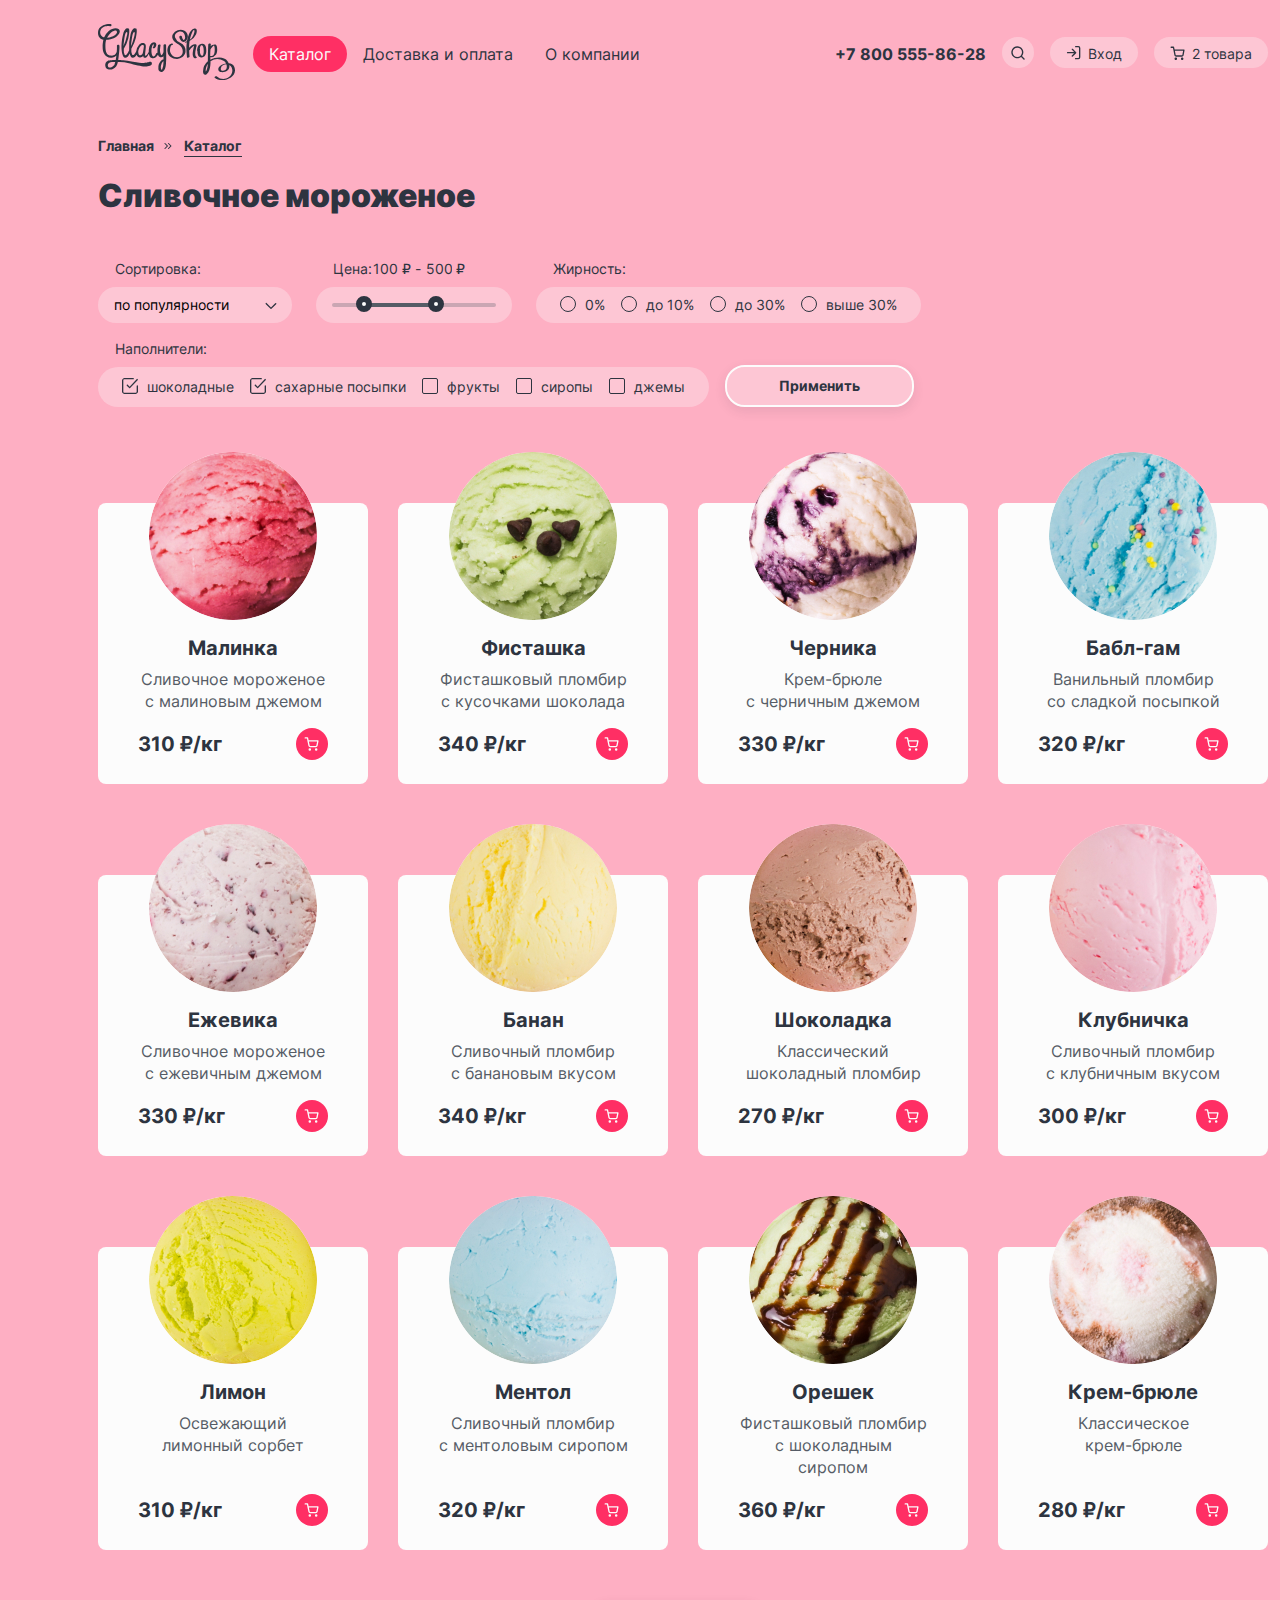
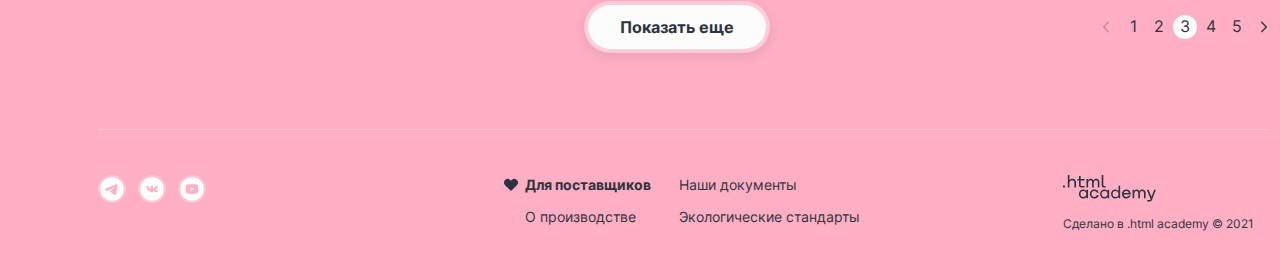
<file: catalog.html>
<!DOCTYPE html>
<html lang="ru">

<head>
  <meta charset="utf-8">
  <title>HTML Academy: Глейси - Каталог</title>
  <link rel="stylesheet" href="./styles/styles.css">
  <link rel="icon" href="favicon.ico">
  <link rel="icon" type="image/png" href="images/favicon.png">
</head>

<body>
  <header class="page-header">
    <h1 class="visually-hidden">Магазин мороженного "GllacyShop". Каталог.</h1>
    <nav class="nav">
      <a class="nav-logo" href="index.html">
        <img class="page-header-logo" src="./images/icons/gllacy-logo.svg" width="137" height="56" alt="Логотип «GlassyShop».">
      </a>
      <ul class="nav-list">
        <li class="nav-item">
          <div class="popover-container">
            <a class="header-button-text header-button-current" href="#">Каталог</a>
            <ul class="popover-list-submenu popover">
              <li class="popover-item-submenu">
                <a class="submenu-link" href="#">
                  <span>Новинки</span>
                </a>
              </li>
              <li class="popover-item-submenu-new">
              <li class="popover-item-submenu popover-item-submenu-current">
                <a class="submenu-link">Сливочное</a>
              </li>
              <li class="popover-item-submenu">
                <a class="submenu-link"  href="#">Щербеты</a>
              </li>
              <li class="popover-item-submenu">
                <a class="submenu-link" href="#">Фруктовый лед</a>
              </li>
              <li class="popover-item-submenu">
                  <a class="submenu-link" href="#">Мелорин</a>
              </li>
            </ul>
          </div>
        </li>
        <li class="nav-item">
          <a class="header-button-text" href="#">Доставка и оплата</a>
        </li>
        <li class="nav-item">
          <a class="header-button-text" href="#">О компании</a>
        </li>
      </ul>
    </nav>
    <ul class="header-button-list">
      <li class="header-button-item">
        <a class="header-button-text header-button-tel" href="#">+7 800 555-86-28</a>
      </li>
      <li class="header-button-item">
        <div class="popover-container">
          <a class="header-button header-button-search" href="#">
            <span class="visually-hidden">Поиск</span>
          </a>
          <div class="popover popover-search">
            <form class="search-form" action="https://echo.htmlacademy.ru/" method="get">
              <label class="visually-hidden" for="search"></label>
              <input class="form-input" type="text" id="search" name="search" placeholder="|Поиск по сайту">
              <button class="search-delete-button delete-button" type="reset"></button>
            </form>
          </div>
        </div>
      </li>
      <li class="header-button-item">
        <div class="popover-container">
          <a class="header-button header-button-login" href="#">Вход</a>
          <div class="popover popover-login">
            <h2 class="content-title">Личный кабинет</h2>
            <form class="popover-form" action="https://echo.htmlacademy.ru/" method="post">
              <label class="visually-hidden" for="login-email"></label>
              <input class="login-form-input form-input" type="text" id="login-email" name="login-email" value="email@example.com" required>
              <label class="visually-hidden" for="login-password"></label>
              <input class="login-form-input form-input" type="password" id="login-password" name="login-password" value="******" required>
              <button class="submit-button button login-form-button" type="button">Войти</button>
              <a class="form-link" href="#">Забыли пароль?</a>
              <a class="form-link" href="#">Регистрация</a>
            </form>
          </div>
        </div>
      </li>
      <li class="header-button-item">
        <div class="popover-container">
          <a class="header-button header-button-cart" href="#">2 товара</a>
          <div class="popover popover-cart">
            <h2 class="content-title">Корзина</h2>
            <ul class="cart-list">
              <li class="cart-item">
                <span class="cart-item-tilte cart-item-bold">Малинка</span>
                <span class="cart-item-info">1 кг х 310 ₽</span>
                <span class="cart-item-price cart-item-bold">310 ₽</span>
                <button class="cart-delete-button delete-button" type="button">
                    <span class="visually-hidden">Удалить из корзины</span>
                </button>
              </li>
              <li class="cart-item">
                <span class="cart-item-tilte cart-item-bold">Бабл-гам</span>
                <span class="cart-item-info">1,5 кг х 320 ₽</span>
                <span class="cart-item-price cart-item-bold">480 ₽</span>
                <button class="cart-delete-button delete-button" type="button">
                    <span class="visually-hidden">Удалить из корзины</span>
                </button>
              </li>
            </ul>
            <div class="cart-container">
              <button class="cart-button button submit-button" type="button">Оформить заказ</button>
              <p class="cart-item-sum cart-item-bold">Итого: 790 ₽</p>
            </div>
          </div>
          <div class="popover popover-cart-empty">
            <h2 class="popover-title content-title">Ваша корзина пока пуста</h2>
          </div>
        </div>
      </li>
    </ul>
  </header>

  <main class="main-container">
    <ul class="breadcrumbs">
      <li class="breadcrumbs-item">
        <a class="breadcrumbs-link" href="index.html">Главная</a>
      </li>
      <li class="breadcrumbs-item">
        <a class="breadcrumbs-link breadcrumbs-link-current">Каталог</a>
      </li>
    </ul>
    <h2 class="inner-header-title">Сливочное мороженое</h2>

    <section class="catalog-products">
      <h2 class="visually-hidden">Список товаров с фильтрами</h2>
      <form class="catalog-filter" action="https://echo.htmlacademy.ru/" method="get">
        <fieldset class="catalog-filter-group">
          <legend class="catalog-filter-title">Сортировка:</legend>
          <select class="select-control" aria-label="Сортировка">
            <option value="popular">по популярности</option>
          </select>
        </fieldset>

        <fieldset class="catalog-filter-group">
          <legend class="catalog-filter-title">Цена:
              <label class="catalog-filter-label">
                <input class="range-input" type="text" name="min-price" value="100"> ₽ -
              </label>
              <label class="catalog-filter-label">
                <input class="range-input" type="text" name="max-price" value="500"> ₽
              </label>
          </legend>
          <div class="range">
            <div class="range-scale">
              <div class="range-bar" style="left: 35px; width: 60px">
                <button class="range-toggle toggle-min" type="button">
                  <span class="visually-hidden">Изменить минимальную цену.</span>
                </button>
                <button class="range-toggle toggle-max" type="button">
                  <span class="visually-hidden">Изменить максимальную цену.</span>
                </button>
              </div>
            </div>
          </div>
        </fieldset>

        <fieldset class="catalog-filter-group">
          <legend class="catalog-filter-title">Жирность:</legend>
          <ul class="catalog-filter-list">
            <li class="catalog-filter-item">
              <label class="filler">
                <input class="filler-input visually-hidden" type="radio" name="fattiness" value="0%">
                <span class="filler-mark"></span>
                <span class="filler-label">0%</span>
              </label>
            </li>
            <li class="catalog-filter-item">
              <label class="filler">
                <input class="filler-input visually-hidden" type="radio" name="fattiness" value="to-10%">
                <span class="filler-mark"></span>
                <span class="filler-label">до 10%</span>
              </label>
            </li>
            <li class="catalog-filter-item">
              <label class="filler">
                <input class="filler-input visually-hidden" type="radio" name="fattiness" value="to-30%">
                <span class="filler-mark"></span>
                <span class="filler-label">до 30%</span>
              </label>
            </li>
            <li class="catalog-filter-item">
              <label class="filler">
                <input class="filler-input visually-hidden" type="radio" name="fattiness" value="over-30%">
                <span class="filler-mark"></span>
                <span class="filler-label">выше 30%</span>
              </label>
            </li>
          </ul>
        </fieldset>

        <fieldset class="catalog-filter-group">
          <legend class="catalog-filter-title">Наполнители:</legend>
          <ul class="catalog-filter-list catalog-filter-list-checkbox">
            <li class="catalog-filter-item">
              <label class="filler">
                <input class="filler-input visually-hidden" type="checkbox" name="choko" checked>
                <span class="filler-mark"></span>
                <span class="filler-label">шоколадные</span>
              </label>
            </li>
            <li class="catalog-filter-item">
              <label class="filler">
                <input class="filler-input visually-hidden" type="checkbox" name="sugar-top" checked>
                <span class="filler-mark"></span>
                <span class="filler-label">сахарные посыпки</span>
              </label>
            </li>
            <li class="catalog-filter-item">
              <label class="filler">
                <input class="filler-input visually-hidden" type="checkbox" name="fruits">
                <span class="filler-mark"></span>
                <span class="filler-label">фрукты</span>
              </label>
            </li>
            <li class="catalog-filter-item">
              <label class="filler">
                <input class="filler-input visually-hidden" type="checkbox" name="syrup">
                <span class="filler-mark"></span>
                <span class="filler-label">сиропы</span>
              </label>
            </li>
            <li class="catalog-filter-item">
              <label class="filler">
                <input class="filler-input visually-hidden" type="checkbox" name="jam">
                <span class="filler-mark"></span>
                <span class="filler-label">джемы</span>
              </label>
            </li>
          </ul>
        </fieldset>

        <button class="inner-button button" type="submit">Применить</button>
      </form>

      <ul class="product-list">
        <li class="product-card">
          <a class="product-card-link" href="#">
            <img class="product-card-image" src="./images/catalog-items/raspberry.jpg" width="168" height="168" alt="Малиновое мороженое.">
            <h3 class="product-card-title">Малинка</h3>
          </a>
          <p class="product-card-text">Сливочное мороженое с малиновым джемом</p>
          <div class="product-card-container">
            <span class="product-card-price">310 ₽/кг</span>
            <button class="product-card-button" type="button">
              <span class="visually-hidden">Корзина</span>
            </button>
          </div>
        </li>

        <li class="product-card">
          <a class="product-card-link" href="#">
            <img class="product-card-image" src="./images/catalog-items/pistachio.jpg" width="168" height="168" alt="Фисташковое мороженое.">
            <h3 class="product-card-title">Фисташка</h3>
          </a>
          <p class="product-card-text">Фисташковый пломбир с кусочками шоколада</p>
          <div class="product-card-container">
            <span class="product-card-price">340 ₽/кг</span>
            <button class="product-card-button" type="button">
              <span class="visually-hidden">Корзина</span>
            </button>
          </div>
        </li>

        <li class="product-card">
          <a class="product-card-link" href="#">
            <img class="product-card-image" src="./images/catalog-items/blueberry.jpg" width="168" height="168" alt="Черничное мороженое.">
            <h3 class="product-card-title">Черника</h3>
          </a>
          <p class="product-card-text">Крем-брюле<br> с черничным джемом</p>
          <div class="product-card-container">
            <span class="product-card-price">330 ₽/кг</span>
            <button class="product-card-button" type="button">
              <span class="visually-hidden">Корзина</span>
            </button>
          </div>
        </li>

        <li class="product-card">
          <a class="product-card-link" href="#">
            <img class="product-card-image" src="./images/catalog-items/buble-gum.jpg" width="168" height="168" alt="Мороженое со вкусом Бабл-гам.">
            <h3 class="product-card-title">Бабл-гам</h3>
          </a>
          <p class="product-card-text">Ванильный пломбир<br> со сладкой посыпкой</p>
          <div class="product-card-container">
            <span class="product-card-price">320 ₽/кг</span>
            <button class="product-card-button" type="button">
              <span class="visually-hidden">Корзина</span>
            </button>
          </div>
        </li>

        <li class="product-card">
          <a class="product-card-link" href="#">
            <img class="product-card-image" src="./images/catalog-items/bramble.jpg" width="168" height="168" alt="Ежевичное мороженое.">
            <h3 class="product-card-title">Ежевика</h3>
          </a>
          <p class="product-card-text">Сливочное мороженое с ежевичным джемом</p>
          <div class="product-card-container">
            <span class="product-card-price">330 ₽/кг</span>
            <button class="product-card-button" type="button">
              <span class="visually-hidden">Корзина</span>
            </button>
          </div>
        </li>

        <li class="product-card">
          <a class="product-card-link" href="#">
            <img class="product-card-image" src="./images/catalog-items/banana.jpg" width="168" height="168" alt="Банановое мороженое.">
            <h3 class="product-card-title">Банан</h3>
          </a>
          <p class="product-card-text">Сливочный пломбир<br> с банановым вкусом</p>
          <div class="product-card-container">
            <span class="product-card-price">340 ₽/кг</span>
            <button class="product-card-button" type="button">
              <span class="visually-hidden">Корзина</span>
            </button>
          </div>
        </li>

        <li class="product-card">
          <a class="product-card-link" href="#">
            <img class="product-card-image" src="./images/catalog-items/chocolate.jpg" width="168" height="168" alt="Шоколадное мороженое.">
            <h3 class="product-card-title">Шоколадка</h3>
          </a>
          <p class="product-card-text">Классический шоколадный пломбир</p>
          <div class="product-card-container">
            <span class="product-card-price">270 ₽/кг</span>
            <button class="product-card-button" type="button">
              <span class="visually-hidden">Корзина</span>
            </button>
          </div>
        </li>

        <li class="product-card">
          <a class="product-card-link" href="#">
            <img class="product-card-image" src="./images/catalog-items/strawberry.jpg" width="168" height="168" alt="Клубничное мороженое.">
            <h3 class="product-card-title">Клубничка</h3>
          </a>
          <p class="product-card-text">Сливочный пломбир<br> с клубничным вкусом</p>
          <div class="product-card-container">
            <span class="product-card-price">300 ₽/кг</span>
            <button class="product-card-button" type="button">
              <span class="visually-hidden">Корзина</span>
            </button>
          </div>
        </li>

        <li class="product-card">
          <a class="product-card-link" href="#">
            <img class="product-card-image" src="./images/catalog-items/lemon.jpg" width="168" height="168" alt="Лимонный сорбет.">
            <h3 class="product-card-title">Лимон</h3>
          </a>
          <p class="product-card-text">Освежающий лимонный сорбет</p>
          <div class="product-card-container">
            <span class="product-card-price">310 ₽/кг</span>
            <button class="product-card-button" type="button">
              <span class="visually-hidden">Корзина</span>
            </button>
          </div>
        </li>

        <li class="product-card">
          <a class="product-card-link" href="#">
            <img class="product-card-image" src="./images/catalog-items/menthol.jpg" width="168" height="168" alt="Ментоловое мороженое.">
            <h3 class="product-card-title">Ментол</h3>
          </a>
          <p class="product-card-text">Сливочный пломбир<br> с ментоловым сиропом</p>
          <div class="product-card-container">
            <span class="product-card-price">320 ₽/кг</span>
            <button class="product-card-button" type="button">
              <span class="visually-hidden">Корзина</span>
            </button>
          </div>
        </li>

        <li class="product-card">
          <a class="product-card-link" href="#">
            <img class="product-card-image" src="./images/catalog-items/nuts.jpg" width="168" height="168" alt="Ореховое мороженое.">
            <h3 class="product-card-title">Орешек</h3>
          </a>
          <p class="product-card-text">Фисташковый пломбир с шоколадным сиропом</p>
          <div class="product-card-container">
            <span class="product-card-price">360 ₽/кг</span>
            <button class="product-card-button" type="button">
              <span class="visually-hidden">Корзина</span>
            </button>
          </div>
        </li>

        <li class="product-card">
          <a class="product-card-link" href="#">
            <img class="product-card-image" src="./images/catalog-items/creme-brulee.jpg" width="168" height="168" alt="Крем-брюле.">
            <h3 class="product-card-title">Крем-брюле</h3>
          </a>
          <p class="product-card-text">Классическое<br> крем-брюле</p>
          <div class="product-card-container">
            <span class="product-card-price">280 ₽/кг</span>
            <button class="product-card-button" type="button">
              <span class="visually-hidden">Корзина</span>
            </button>
          </div>
        </li>
      </ul>

      <div class="pagination">
        <button class="button pagination-button" type="button">Показать еще</button>
        <ul class="pagination-list">
          <li class="pagination-item">
            <a class="pagination-link pagination-prev" href="#">
              <span class="visually-hidden">Предыдущая страница</span>
            </a>
          </li>
          <li class="pagination-item">
            <a class="pagination-link" href="#">1</a>
          </li>
          <li class="pagination-item">
            <a class="pagination-link" href="#">2</a>
          </li>
          <li class="pagination-item">
            <a class="pagination-link pagination-current">3</a>
          </li>
          <li class="pagination-item">
            <a class="pagination-link" href="#">4</a>
          </li>
          <li class="pagination-item">
            <a class="pagination-link" href="#">5</a>
          </li>
          <li class="pagination-item">
            <a class="pagination-link pagination-next" href="#">
              <span class="visually-hidden">Следующая страница</span>
            </a>
          </li>
        </ul>
      </div>
    </section>
  </main>

  <footer class="page-footer page-footer-catalog">
    <ul class="social-list">
      <li class="social-item">
        <a class="social-link social-tg" href="https://t.me/htmlacademy" target="_blank">
          <span class="visually-hidden">Телеграм</span>
        </a>
      </li>
      <li class="social-item">
        <a class="social-link social-vk" href="https://vk.com/htmlacademy" target="_blank">
          <span class="visually-hidden">Вконтакте</span>
        </a>
      </li>
      <li class="social-item">
        <a class="social-link social-yt" href="https://www.youtube.com/user/htmlacademyru" target="_blank">
          <span class="visually-hidden">Ютуб</span>
        </a>
      </li>
    </ul>

    <ul class="footer-menu-list">
      <li class="footer-menu-item">
        <a class="footer-menu-link footer-menu-link-current" href="#">Для поставщиков</a>
      </li>
      <li class="footer-menu-item">
        <a class="footer-menu-link" href="#">Наши документы</a>
      </li>
      <li class="footer-menu-item">
        <a class="footer-menu-link" href="#">О производстве</a>
      </li>
      <li class="footer-menu-item">
        <a class="footer-menu-link" href="#">Экологические стандарты</a>
      </li>
    </ul>

    <div class="footer-brand">
      <a class="footer-brand-logo" href="https://htmlacademy.ru/">
        <img src="./images/icons/logo_htmlacademy.svg" width="93" height="27" alt="Логотип HTML-Академии.">
      </a>
      <p class="footer-brand-text">Сделано в <a href="https://htmlacademy.ru/">.html academy</a> © 2021</p>
    </div>
  </footer>
</body>

</html>
</file>
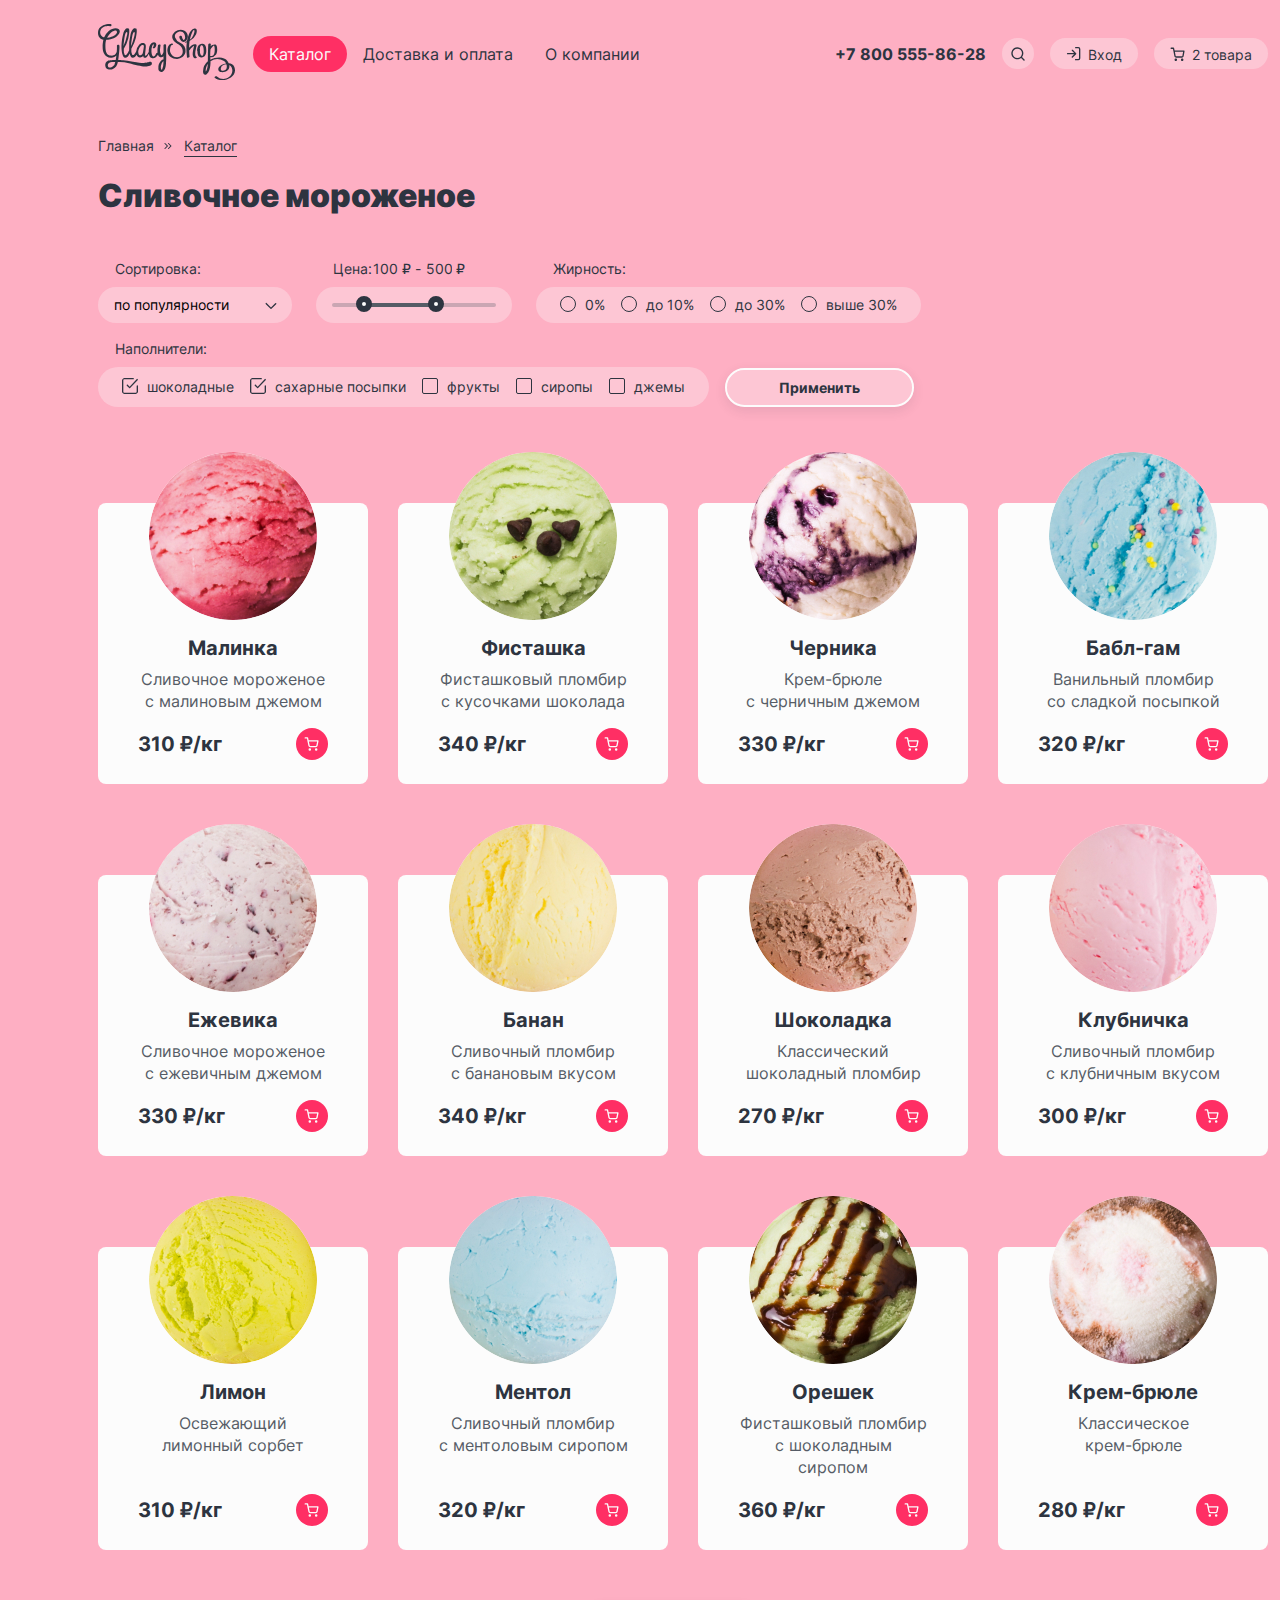
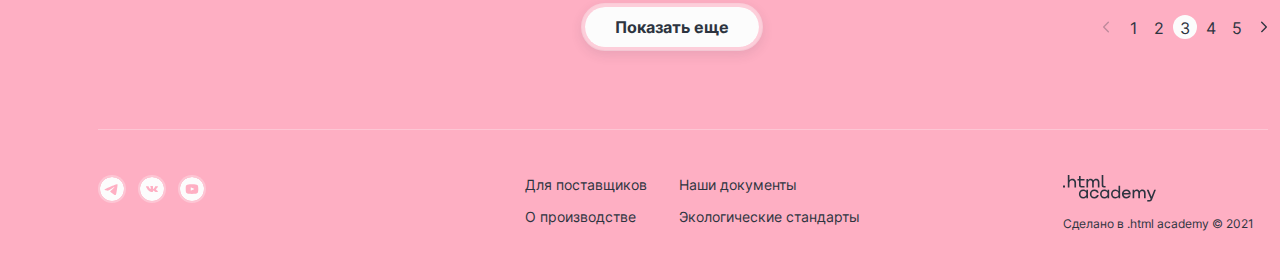
<file: 10/catalog.html>
<!DOCTYPE html>
<html lang="ru">

<head>
  <meta charset="utf-8">
  <title>HTML Academy: Глейси - Каталог</title>
  <link rel="stylesheet" href="./styles/styles.css">
  <link rel="icon" href="favicon.ico">
  <link rel="icon" type="image/png" href="images/favicon.png">
  <base href="https://htmlacademy-htmlcss.github.io/2051093-gllacy-34/10/">
</head>

<body>
  <header class="page-header">
    <nav class="nav">
      <a class="nav-logo" href="index.html">
        <img class="page-header-logo" src="./images/icons/gllacy-logo.svg" width="137" height="56" alt="Логотип «GlassyShop».">
      </a>
      <ul class="nav-list">
        <li class="nav-item">
          <div class="popover-container">
            <a class="header-button-text header-button-current" href="#">Каталог</a>
            <ul class="popover-list-submenu popover">
              <li class="popover-item-submenu">
                <a class="submenu-link" href="#">
                  <span>Новинки</span>
                </a>
              </li>
              <li class="popover-item-submenu-new">
              <li class="popover-item-submenu popover-item-submenu-current">
                <a class="submenu-link">Сливочное</a>
              </li>
              <li class="popover-item-submenu">
                <a class="submenu-link"  href="#">Щербеты</a>
              </li>
              <li class="popover-item-submenu">
                <a class="submenu-link" href="#">Фруктовый лед</a>
              </li>
              <li class="popover-item-submenu">
                  <a class="submenu-link" href="#">Мелорин</a>
              </li>
            </ul>
          </div>
        </li>
        <li class="nav-item">
          <a class="header-button-text" href="#">Доставка и оплата</a>
        </li>
        <li class="nav-item">
          <a class="header-button-text" href="#">О компании</a>
        </li>
      </ul>
    </nav>
    <ul class="header-button-list">
      <li class="header-button-item">
        <a class="header-button-text header-button-tel" href="#">+7 800 555-86-28</a>
      </li>
      <li class="header-button-item">
        <div class="popover-container">
          <a class="header-button header-button-search" href="#">
            <span class="visually-hidden">Поиск</span>
          </a>
          <div class="popover popover-search">
            <form class="search-form" action="https://echo.htmlacademy.ru/" method="get">
              <label class="visually-hidden" for="search"></label>
              <input class="form-input" type="text" id="search" name="search" placeholder="|Поиск по сайту">
              <button class="search-delete-button delete-button" type="reset"></button>
            </form>
          </div>
        </div>
      </li>
      <li class="header-button-item">
        <div class="popover-container">
          <a class="header-button header-button-login" href="#">Вход</a>
          <div class="popover popover-login">
            <h2 class="content-title">Личный кабинет</h2>
            <form class="popover-form" action="https://echo.htmlacademy.ru/" method="post">
              <label class="visually-hidden" for="login-email"></label>
              <input class="login-form-input form-input" type="text" id="login-email" name="login-email" value="email@example.com">
              <label class="visually-hidden" for="login-password"></label>
              <input class="login-form-input form-input" type="password" id="login-password" name="login-password" value="******">
              <button class="submit-button button login-form-button" type="button">Войти</button>
              <a class="form-link" href="#">Забыли пароль?</a>
              <a class="form-link" href="#">Регистрация</a>
            </form>
          </div>
        </div>
      </li>
      <li class="header-button-item">
        <div class="popover-container">
          <a class="header-button header-button-cart" href="#">2 товара</a>
          <div class="popover popover-cart">
            <h2 class="content-title">Корзина</h2>
            <ul class="cart-list">
              <li class="cart-item">
                <span class="cart-item-tilte cart-item-bold">Малинка</span>
                <span class="cart-item-info">1 кг х 310 ₽</span>
                <span class="cart-item-price cart-item-bold">310 ₽</span>
                <button class="cart-delete-button delete-button" type="reset">
                    <span class="visually-hidden">Удалить из корзины</span>
                </button>
              </li>
              <li class="cart-item">
                <span class="cart-item-tilte cart-item-bold">Бабл-гам</span>
                <span class="cart-item-info">1,5 кг х 320 ₽</span>
                <span class="cart-item-price cart-item-bold">480 ₽</span>
                <button class="cart-delete-button delete-button" type="reset">
                    <span class="visually-hidden">Удалить из корзины</span>
                </button>
              </li>
            </ul>
            <div class="cart-container">
              <button class="cart-button button submit-button" type="submit">Оформить заказ</button>
              <p class="cart-item-sum cart-item-bold">Итого: 790 ₽</p>
            </div>
          </div>
          <div class="popover popover-cart-empty">
            <h2 class="popover-title content-title">Ваша корзина пока пуста</h2>
          </div>
        </div>
      </li>
    </ul>
  </header>

  <main class="main-container">
    <ul class="breadcrumbs">
      <li class="breadcrumbs-item">
        <a class="breadcrumbs-link" href="index.html">Главная</a>
      </li>
      <li class="breadcrumbs-item">
        <a class="breadcrumbs-link breadcrumbs-link-current">Каталог</a>
      </li>
    </ul>
    <h2 class="inner-header-title">Сливочное мороженое</h2>

    <section class="catalog-products">
      <h2 class="visually-hidden">Список товаров с фильтрами</h2>
      <form class="catalog-filter" action="https://echo.htmlacademy.ru/" method="get">
        <fieldset class="catalog-filter-group">
          <legend class="catalog-filter-title">Сортировка:</legend>
          <select class="select-control" aria-label="Сортировка">
            <option value="popular">по популярности</option>
          </select>
        </fieldset>

        <fieldset class="catalog-filter-group">
          <legend class="catalog-filter-title">Цена:
              <label class="catalog-filter-label">
                <input class="range-input" type="text" name="min-price" value="100"> ₽ -
              </label>
              <label class="catalog-filter-label">
                <input class="range-input" type="text" name="max-price" value="500"> ₽
              </label>
          </legend>
          <div class="range">
            <div class="range-scale">
              <div class="range-bar" style="left: 35px; width: 60px">
                <span class="range-toggle toggle-min">
                  <span class="visually-hidden">Изменить минимальную цену.</span>
                </span>
                <span class="range-toggle toggle-max">
                  <span class="visually-hidden">Изменить максимальную цену.</span>
                </span>
              </div>
            </div>
          </div>
        </fieldset>

        <fieldset class="catalog-filter-group">
          <legend class="catalog-filter-title">Жирность:</legend>
          <ul class="catalog-filter-list">
            <li class="catalog-filter-item">
              <label class="filler">
                <input class="filler-input visually-hidden" type="radio" name="fattiness" value="0%">
                <span class="filler-mark"></span>
                <span class="filler-label">0%</span>
              </label>
            </li>
            <li class="catalog-filter-item">
              <label class="filler">
                <input class="filler-input visually-hidden" type="radio" name="fattiness" value="to-10%">
                <span class="filler-mark"></span>
                <span class="filler-label">до 10%</span>
              </label>
            </li>
            <li class="catalog-filter-item">
              <label class="filler">
                <input class="filler-input visually-hidden" type="radio" name="fattiness" value="to-30%">
                <span class="filler-mark"></span>
                <span class="filler-label">до 30%</span>
              </label>
            </li>
            <li class="catalog-filter-item">
              <label class="filler">
                <input class="filler-input visually-hidden" type="radio" name="fattiness" value="over-30%">
                <span class="filler-mark"></span>
                <span class="filler-label">выше 30%</span>
              </label>
            </li>
          </ul>
        </fieldset>

        <fieldset class="catalog-filter-group">
          <legend class="catalog-filter-title">Наполнители:</legend>
          <ul class="catalog-filter-list catalog-filter-list-checkbox">
            <li class="catalog-filter-item">
              <label class="filler">
                <input class="filler-input visually-hidden" type="checkbox" name="choko" checked>
                <span class="filler-mark"></span>
                <span class="filler-label">шоколадные</span>
              </label>
            </li>
            <li class="catalog-filter-item">
              <label class="filler">
                <input class="filler-input visually-hidden" type="checkbox" name="sugar-top" checked>
                <span class="filler-mark"></span>
                <span class="filler-label">сахарные посыпки</span>
              </label>
            </li>
            <li class="catalog-filter-item">
              <label class="filler">
                <input class="filler-input visually-hidden" type="checkbox" name="fruits">
                <span class="filler-mark"></span>
                <span class="filler-label">фрукты</span>
              </label>
            </li>
            <li class="catalog-filter-item">
              <label class="filler">
                <input class="filler-input visually-hidden" type="checkbox" name="syrup">
                <span class="filler-mark"></span>
                <span class="filler-label">сиропы</span>
              </label>
            </li>
            <li class="catalog-filter-item">
              <label class="filler">
                <input class="filler-input visually-hidden" type="checkbox" name="jam">
                <span class="filler-mark"></span>
                <span class="filler-label">джемы</span>
              </label>
            </li>
          </ul>
        </fieldset>

        <button class="inner-button button" type="submit">Применить</button>
      </form>

      <ul class="product-list">
        <li class="product-card">
          <a class="product-card-link" href="#">
            <img class="product-card-image" src="./images/catalog-items/raspberry.jpg" width="168" height="168" alt="Малиновое мороженое">
            <h3 class="product-card-title">Малинка</h3>
          </a>
          <p class="product-card-text">Сливочное мороженое с малиновым джемом</p>
          <div class="product-card-container">
            <span class="product-card-price">310 ₽/кг</span>
            <button class="product-card-button" type="button">
              <span class="visually-hidden">Корзина</span>
            </button>
          </div>
        </li>

        <li class="product-card">
          <a class="product-card-link" href="#">
            <img class="product-card-image" src="./images/catalog-items/pistachio.jpg" width="168" height="168" alt="Фисташковое мороженое">
            <h3 class="product-card-title">Фисташка</h3>
          </a>
          <p class="product-card-text">Фисташковый пломбир с кусочками шоколада</p>
          <div class="product-card-container">
            <span class="product-card-price">340 ₽/кг</span>
            <button class="product-card-button" type="button">
              <span class="visually-hidden">Корзина</span>
            </button>
          </div>
        </li>

        <li class="product-card">
          <a class="product-card-link" href="#">
            <img class="product-card-image" src="./images/catalog-items/blueberry.jpg" width="168" height="168" alt="Черничное мороженое">
            <h3 class="product-card-title">Черника</h3>
          </a>
          <p class="product-card-text">Крем-брюле<br> с черничным джемом</p>
          <div class="product-card-container">
            <span class="product-card-price">330 ₽/кг</span>
            <button class="product-card-button" type="button">
              <span class="visually-hidden">Корзина</span>
            </button>
          </div>
        </li>

        <li class="product-card">
          <a class="product-card-link" href="#">
            <img class="product-card-image" src="./images/catalog-items/buble-gum.jpg" width="168" height="168" alt="Мороженое со вкусом Бабл-гам">
            <h3 class="product-card-title">Бабл-гам</h3>
          </a>
          <p class="product-card-text">Ванильный пломбир<br> со сладкой посыпкой</p>
          <div class="product-card-container">
            <span class="product-card-price">320 ₽/кг</span>
            <button class="product-card-button" type="button">
              <span class="visually-hidden">Корзина</span>
            </button>
          </div>
        </li>

        <li class="product-card">
          <a class="product-card-link" href="#">
            <img class="product-card-image" src="./images/catalog-items/bramble.jpg" width="168" height="168" alt="Ежевичное мороженое">
            <h3 class="product-card-title">Ежевика</h3>
          </a>
          <p class="product-card-text">Сливочное мороженое с ежевичным джемом</p>
          <div class="product-card-container">
            <span class="product-card-price">330 ₽/кг</span>
            <button class="product-card-button" type="button">
              <span class="visually-hidden">Корзина</span>
            </button>
          </div>
        </li>

        <li class="product-card">
          <a class="product-card-link" href="#">
            <img class="product-card-image" src="./images/catalog-items/banana.jpg" width="168" height="168" alt="Банановое мороженое">
            <h3 class="product-card-title">Банан</h3>
          </a>
          <p class="product-card-text">Сливочный пломбир<br> с банановым вкусом</p>
          <div class="product-card-container">
            <span class="product-card-price">340 ₽/кг</span>
            <button class="product-card-button" type="button">
              <span class="visually-hidden">Корзина</span>
            </button>
          </div>
        </li>

        <li class="product-card">
          <a class="product-card-link" href="#">
            <img class="product-card-image" src="./images/catalog-items/chocolate.jpg" width="168" height="168" alt="Шоколадное мороженое">
            <h3 class="product-card-title">Шоколадка</h3>
          </a>
          <p class="product-card-text">Классический шоколадный пломбир</p>
          <div class="product-card-container">
            <span class="product-card-price">270 ₽/кг</span>
            <button class="product-card-button" type="button">
              <span class="visually-hidden">Корзина</span>
            </button>
          </div>
        </li>

        <li class="product-card">
          <a class="product-card-link" href="#">
            <img class="product-card-image" src="./images/catalog-items/strawberry.jpg" width="168" height="168" alt="Клубничное мороженое">
            <h3 class="product-card-title">Клубничка</h3>
          </a>
          <p class="product-card-text">Сливочный пломбир<br> с клубничным вкусом</p>
          <div class="product-card-container">
            <span class="product-card-price">300 ₽/кг</span>
            <button class="product-card-button" type="button">
              <span class="visually-hidden">Корзина</span>
            </button>
          </div>
        </li>

        <li class="product-card">
          <a class="product-card-link" href="#">
            <img class="product-card-image" src="./images/catalog-items/lemon.jpg" width="168" height="168" alt="Лимонный сорбет">
            <h3 class="product-card-title">Лимон</h3>
          </a>
          <p class="product-card-text">Освежающий лимонный сорбет</p>
          <div class="product-card-container">
            <span class="product-card-price">310 ₽/кг</span>
            <button class="product-card-button" type="button">
              <span class="visually-hidden">Корзина</span>
            </button>
          </div>
        </li>

        <li class="product-card">
          <a class="product-card-link" href="#">
            <img class="product-card-image" src="./images/catalog-items/menthol.jpg" width="168" height="168" alt="Ментоловое мороженое">
            <h3 class="product-card-title">Ментол</h3>
          </a>
          <p class="product-card-text">Сливочный пломбир<br> с ментоловым сиропом</p>
          <div class="product-card-container">
            <span class="product-card-price">320 ₽/кг</span>
            <button class="product-card-button" type="button">
              <span class="visually-hidden">Корзина</span>
            </button>
          </div>
        </li>

        <li class="product-card">
          <a class="product-card-link" href="#">
            <img class="product-card-image" src="./images/catalog-items/nuts.jpg" width="168" height="168" alt="Ореховое мороженое">
            <h3 class="product-card-title">Орешек</h3>
          </a>
          <p class="product-card-text">Фисташковый пломбир с шоколадным сиропом</p>
          <div class="product-card-container">
            <span class="product-card-price">360 ₽/кг</span>
            <button class="product-card-button" type="button">
              <span class="visually-hidden">Корзина</span>
            </button>
          </div>
        </li>

        <li class="product-card">
          <a class="product-card-link" href="#">
            <img class="product-card-image" src="./images/catalog-items/creme-brulee.jpg" width="168" height="168" alt="Крем-брюле">
            <h3 class="product-card-title">Крем-брюле</h3>
          </a>
          <p class="product-card-text">Классическое<br> крем-брюле</p>
          <div class="product-card-container">
            <span class="product-card-price">280 ₽/кг</span>
            <button class="product-card-button" type="button">
              <span class="visually-hidden">Корзина</span>
            </button>
          </div>
        </li>
      </ul>

      <div class="pagination">
        <button class="button pagination-button" type="button">Показать еще</button>
        <ul class="pagination-list">
          <li class="pagination-item">
            <a class="pagination-link pagination-prev" href="#">
              <span class="visually-hidden">Предыдущая страница</span>
            </a>
          </li>
          <li class="pagination-item">
            <a class="pagination-link" href="#">1</a>
          </li>
          <li class="pagination-item">
            <a class="pagination-link" href="#">2</a>
          </li>
          <li class="pagination-item">
            <a class="pagination-link pagination-current">3</a>
          </li>
          <li class="pagination-item">
            <a class="pagination-link" href="#">4</a>
          </li>
          <li class="pagination-item">
            <a class="pagination-link" href="#">5</a>
          </li>
          <li class="pagination-item">
            <a class="pagination-link pagination-next" href="#">
              <span class="visually-hidden">Следующая страница</span>
            </a>
          </li>
        </ul>
      </div>
    </section>
  </main>

  <footer class="page-footer page-footer-catalog">
    <ul class="social-list">
      <li class="social-item">
        <a class="social-link social-tg" href="https://t.me/htmlacademy" target="_blank">
          <span class="visually-hidden">Телеграм</span>
        </a>
      </li>
      <li class="social-item">
        <a class="social-link social-vk" href="https://vk.com/htmlacademy" target="_blank">
          <span class="visually-hidden">Вконтакте</span>
        </a>
      </li>
      <li class="social-item">
        <a class="social-link social-yt" href="https://www.youtube.com/user/htmlacademyru" target="_blank">
          <span class="visually-hidden">Ютуб</span>
        </a>
      </li>
    </ul>

    <ul class="footer-menu-list">
      <li class="footer-menu-item">
        <a class="footer-menu-link" href="#">Для поставщиков</a>
      </li>
      <li class="footer-menu-item">
        <a class="footer-menu-link" href="#">Наши документы</a>
      </li>
      <li class="footer-menu-item">
        <a class="footer-menu-link" href="#">О производстве</a>
      </li>
      <li class="footer-menu-item">
        <a class="footer-menu-link" href="#">Экологические стандарты</a>
      </li>
    </ul>

    <div class="footer-brand">
      <a class="footer-brand-logo" href="https://htmlacademy.ru/">
        <img src="./images/icons/logo_htmlacademy.svg" width="93" height="27" alt="Логотип HTML-Академии">
      </a>
      <p class="footer-brand-text">Сделано в <a href="https://htmlacademy.ru/">.html academy</a> © 2021</p>
    </div>
  </footer>
</body>

</html>
</file>
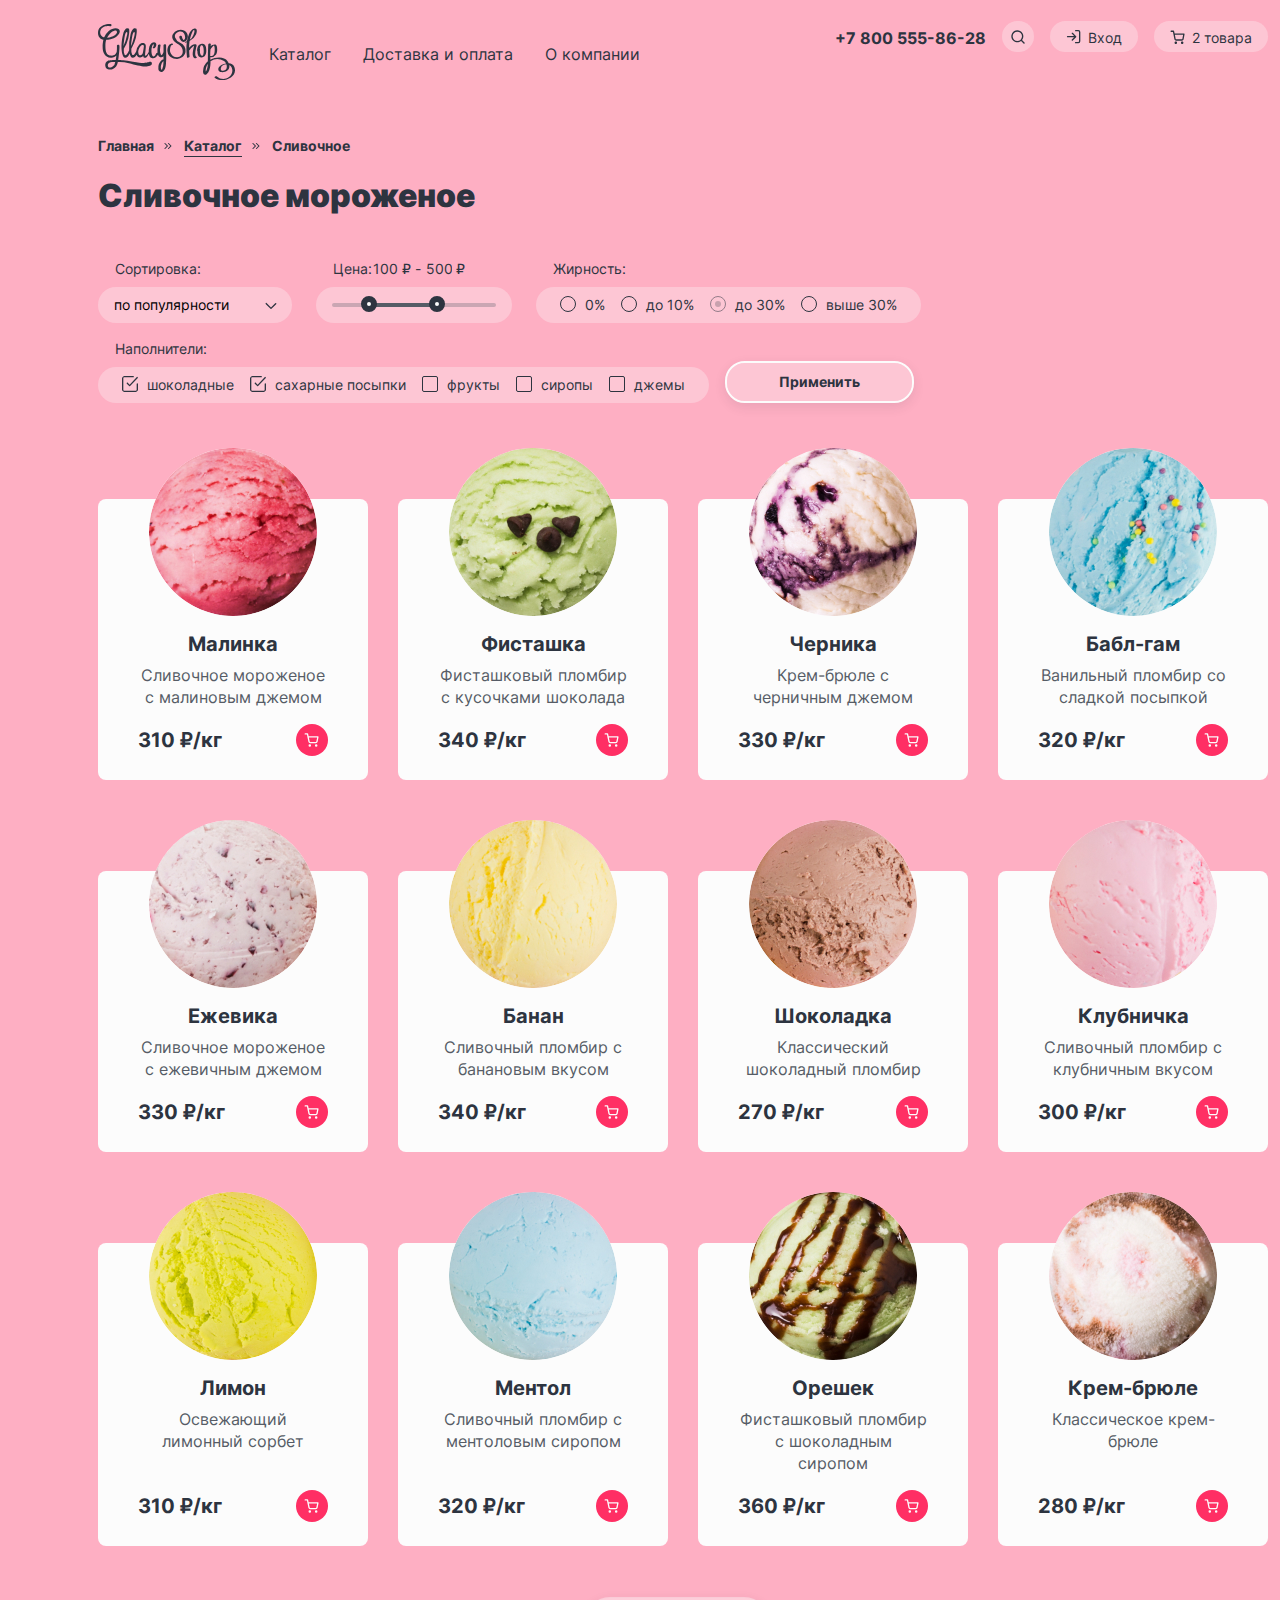
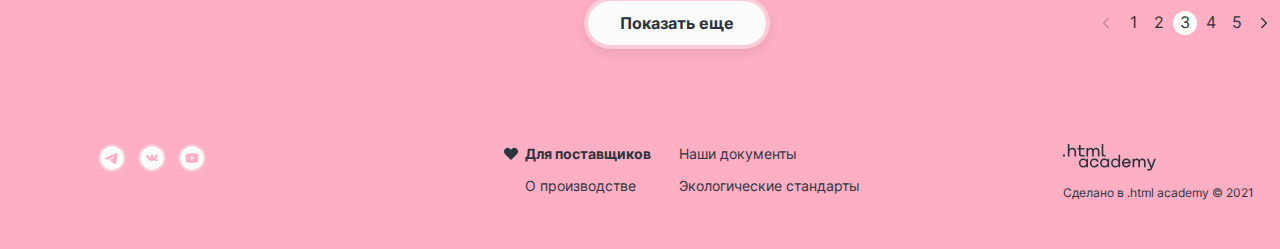
<file: 9/catalog.html>
<!DOCTYPE html>
<html lang="ru">

<head>
  <meta charset="utf-8">
  <title>HTML Academy: Глейси - Каталог</title>
  <link rel="stylesheet" href="/styles/styles.css">
  <base href="https://htmlacademy-htmlcss.github.io/2051093-gllacy-34/9/">
</head>

<body>
  <header class="page-header">
    <nav class="nav">
      <a class="nav-logo" href="index.html">
        <img class="page-header-logo" src="images/icons/gllacy-logo.svg" width="137" height="56" alt="Логотип «GlassyShop».">
      </a>
      <ul class="nav-list">
        <li class="nav-item">
          <a href="catalog.html" class="header-button-text header-button-text-current">Каталог</a>
        </li>
        <li class="nav-item">
          <a href="#" class="header-button-text">Доставка и оплата</a>
        </li>
        <li class="nav-item">
          <a href="#" class="header-button-text">О компании</a>
        </li>
      </ul>
    </nav>
    <ul class="header-button-list">
      <li class="header-button-item">
        <a href="#" class="header-button-text header-button-tel">+7 800 555-86-28</a>
      </li>
      <li class="header-button-item">
        <a href="#" class="header-button header-button-search">
          <span class="visually-hidden">Поиск</span>
        </a>
      </li>
      <li class="header-button-item">
        <a href="#" class="header-button header-button-login">Вход</a>
      </li>
      <li class="header-button-item">
        <a href="#" class="header-button header-button-cart">2 товара</a>
      </li>
    </ul>
  </header>

  <main class="main-container">
    <ul class="breadcrumbs">
      <li class="breadcrumbs-item">
        <a class="breadcrumbs-link" href="index.html">Главная</a>
      </li>
      <li class="breadcrumbs-item">
        <a class="breadcrumbs-link breadcrumbs-link-current href="catalog.html">Каталог</a>
      </li>
      <li class="breadcrumbs-item">
        <a class="breadcrumbs-link">Сливочное</a>
      </li>
    </ul>
    <h2 class="inner-header-title">Сливочное мороженое</h2>

    <section class="catalog-products">
      <h2 class="visually-hidden">Список товаров с фильтрами</h2>
      <form class="catalog-filter" action="https://echo.htmlacademy.ru/" method="get">
        <fieldset class="catalog-filter-group">
          <legend class="catalog-filter-title">Сортировка:</legend>
          <select class="select-control" aria-label="Сортировка">
            <option value="popular">по популярности</option>
          </select>
        </fieldset>

        <fieldset class="catalog-filter-group">
          <legend class="catalog-filter-title">Цена:  
              <label class="catalog-filter-label">
                <input class="range-input" type="number" value="100" name="min-price"> ₽ -
              </label>
              <label class="catalog-filter-label">
                <input class="range-input" type="number" value="500" name="max-price"> ₽
              </label>
          </legend>
          <div class="range">
            <div class="range-scale">
              <div class="range-bar" style="left: 40px; width: 56px">
                <button class="range-toggle toggle-min" type="button">
                  <span class="visually-hidden">Изменить минимальную цену.</span>
                </button>
                <button class="range-toggle toggle-max" type="button">
                  <span class="visually-hidden">Изменить максимальную цену.</span>
                </button>
              </div>
            </div>
          </div>
        </fieldset>

        <fieldset class="catalog-filter-group">
          <legend class="catalog-filter-title">Жирность:</legend>
          <ul class="catalog-filter-list">
            <li class="catalog-filter-item">
              <label class="filler">
                <input class="filler-input visually-hidden" type="radio" name="fattiness" value="0%">
                <span class="filler-mark"></span>
                <span class="filler-label">0%</span>
              </label>
            </li>
            <li class="catalog-filter-item">
              <label class="filler">
                <input class="filler-input visually-hidden" type="radio" name="fattiness" value="to-10%">
                <span class="filler-mark"></span>
                <span class="filler-label">до 10%</span>
              </label>
            </li>
            <li class="catalog-filter-item">
              <label class="filler">
                <input class="filler-input visually-hidden" type="radio" name="fattiness" value="to-30%" disabled checked>
                <span class="filler-mark"></span>
                <span class="filler-label">до 30%</span>
              </label>
            </li>
            <li class="catalog-filter-item">
              <label class="filler">
                <input class="filler-input visually-hidden" type="radio" name="fattiness" value="over-30%">
                <span class="filler-mark"></span>
                <span class="filler-label">выше 30%</span>
              </label>
            </li>
          </ul>
        </fieldset>

        <fieldset class="catalog-filter-group">
          <legend class="catalog-filter-title">Наполнители:</legend>
          <ul class="catalog-filter-list">
            <li class="catalog-filter-item">
              <label class="filler">
                <input class="filler-input visually-hidden" type="checkbox" name="choko" checked>
                <span class="filler-mark"></span>
                <span class="filler-label">шоколадные</span>
              </label>
            </li>
            <li class="catalog-filter-item">
              <label class="filler">
                <input class="filler-input visually-hidden" type="checkbox" name="sugar-top" checked>
                <span class="filler-mark"></span>
                <span class="filler-label">сахарные посыпки</span>
              </label>
            </li>
            <li class="catalog-filter-item">
              <label class="filler">
                <input class="filler-input visually-hidden" type="checkbox" name="fruits">
                <span class="filler-mark"></span>
                <span class="filler-label">фрукты</span>
              </label>
            </li>
            <li class="catalog-filter-item">
              <label class="filler">
                <input class="filler-input visually-hidden" type="checkbox" name="syrup">
                <span class="filler-mark"></span>
                <span class="filler-label">сиропы</span>
              </label>
            </li>
            <li class="catalog-filter-item">
              <label class="filler">
                <input class="filler-input visually-hidden" type="checkbox" name="jam">
                <span class="filler-mark"></span>
                <span class="filler-label">джемы</span>
              </label>
            </li>
          </ul>
        </fieldset>

        <button class="inner-button button" type="submit">Применить</button>
      </form>

      <ul class="product-list">
        <li class="product-card">
          <a href="#" class="product-card-link">
            <img class="product-card-image" src="/images/catalog-items/raspberry.jpg" width="168" height="168" alt="Малиновое мороженое">
            <h3 class="product-card-title">Малинка</h3>
          </a>
          <p class="product-card-text">Сливочное мороженое с малиновым джемом</p>
          <div class="product-card-container">
            <span class="product-card-price">310 ₽/кг</span>
            <button class="product-card-button">
              <span class="visually-hidden">Корзина</span>
            </button>
          </div>
        </li>

        <li class="product-card">
          <a href="#" class="product-card-link">
            <img class="product-card-image" src="/images/catalog-items/pistachio.jpg" width="168" height="168" alt="Фисташковое мороженое">
            <h3 class="product-card-title">Фисташка</h3>
          </a>
          <p class="product-card-text">Фисташковый пломбир с кусочками шоколада</p>
          <div class="product-card-container">
            <span class="product-card-price">340 ₽/кг</span>
            <button class="product-card-button">
              <span class="visually-hidden">Корзина</span>
            </button>
          </div>
        </li>

        <li class="product-card">
          <a href="#" class="product-card-link">
            <img class="product-card-image" src="/images/catalog-items/blueberry.jpg" width="168" height="168" alt="Черничное мороженое">
            <h3 class="product-card-title">Черника</h3>
          </a>
          <p class="product-card-text">Крем-брюле с черничным джемом</p>
          <div class="product-card-container">
            <span class="product-card-price">330 ₽/кг</span>
            <button class="product-card-button">
              <span class="visually-hidden">Корзина</span>
            </button>
          </div>
        </li>

        <li class="product-card">
          <a href="#" class="product-card-link">
            <img class="product-card-image" src="/images/catalog-items/buble-gum.jpg" width="168" height="168" alt="Мороженое со вкусом Бабл-гам">
            <h3 class="product-card-title">Бабл-гам</h3>
          </a>
          <p class="product-card-text">Ванильный пломбир со сладкой посыпкой</p>
          <div class="product-card-container">
            <span class="product-card-price">320 ₽/кг</span>
            <button class="product-card-button">
              <span class="visually-hidden">Корзина</span>
            </button>
          </div>
        </li>

        <li class="product-card">
          <a href="#" class="product-card-link">
            <img class="product-card-image" src="/images/catalog-items/bramble.jpg" width="168" height="168" alt="Ежевичное мороженое">
            <h3 class="product-card-title">Ежевика</h3>
          </a>
          <p class="product-card-text">Сливочное мороженое с ежевичным джемом</p>
          <div class="product-card-container">
            <span class="product-card-price">330 ₽/кг</span>
            <button class="product-card-button">
              <span class="visually-hidden">Корзина</span>
            </button>
          </div>
        </li>

        <li class="product-card">
          <a href="#" class="product-card-link">
            <img class="product-card-image" src="/images/catalog-items/banana.jpg" width="168" height="168" alt="Банановое мороженое">
            <h3 class="product-card-title">Банан</h3>
          </a>
          <p class="product-card-text">Сливочный пломбир с банановым вкусом</p>
          <div class="product-card-container">
            <span class="product-card-price">340 ₽/кг</span>
            <button class="product-card-button">
              <span class="visually-hidden">Корзина</span>
            </button>
          </div>
        </li>

        <li class="product-card">
          <a href="#" class="product-card-link">
            <img class="product-card-image" src="images/catalog-items/chocolate.jpg" width="168" height="168" alt="Шоколадное мороженое">
            <h3 class="product-card-title">Шоколадка</h3>
          </a>
          <p class="product-card-text">Классический шоколадный пломбир</p>
          <div class="product-card-container">
            <span class="product-card-price">270 ₽/кг</span>
            <button class="product-card-button">
              <span class="visually-hidden">Корзина</span>
            </button>
          </div>
        </li>

        <li class="product-card">
          <a href="#" class="product-card-link">
            <img class="product-card-image" src="/images/catalog-items/strawberry.jpg" width="168" height="168" alt="Клубничное мороженое">
            <h3 class="product-card-title">Клубничка</h3>
          </a>
          <p class="product-card-text">Сливочный пломбир с клубничным вкусом</p>
          <div class="product-card-container">
            <span class="product-card-price">300 ₽/кг</span>
            <button class="product-card-button">
              <span class="visually-hidden">Корзина</span>
            </button>
          </div>
        </li>

        <li class="product-card">
          <a href="#" class="product-card-link">
            <img class="product-card-image" src="/images/catalog-items/lemon.jpg" width="168" height="168" alt="Лимонный сорбет">
            <h3 class="product-card-title">Лимон</h3>
          </a>
          <p class="product-card-text">Освежающий лимонный сорбет</p>
          <div class="product-card-container">
            <span class="product-card-price">310 ₽/кг</span>
            <button class="product-card-button">
              <span class="visually-hidden">Корзина</span>
            </button>
          </div>
        </li>

        <li class="product-card">
          <a href="#" class="product-card-link">
            <img class="product-card-image" src="/images/catalog-items/menthol.jpg" width="168" height="168" alt="Ментоловое мороженое">
            <h3 class="product-card-title">Ментол</h3>
          </a>
          <p class="product-card-text">Сливочный пломбир с ментоловым сиропом</p>
          <div class="product-card-container">
            <span class="product-card-price">320 ₽/кг</span>
            <button class="product-card-button">
              <span class="visually-hidden">Корзина</span>
            </button>
          </div>
        </li>

        <li class="product-card">
          <a href="#" class="product-card-link">
            <img class="product-card-image" src="images/catalog-items/nuts.jpg" width="168" height="168" alt="Ореховое мороженое">
            <h3 class="product-card-title">Орешек</h3>
          </a>
          <p class="product-card-text">Фисташковый пломбир с шоколадным сиропом</p>
          <div class="product-card-container">
            <span class="product-card-price">360 ₽/кг</span>
            <button class="product-card-button">
              <span class="visually-hidden">Корзина</span>
            </button>
          </div>
        </li>

        <li class="product-card">
          <a href="#" class="product-card-link">
            <img class="product-card-image" src="images/catalog-items/creme-brulee.jpg" width="168" height="168" alt="Крем-брюле">
            <h3 class="product-card-title">Крем-брюле</h3>
          </a>
          <p class="product-card-text">Классическое крем-брюле</p>
          <div class="product-card-container">
            <span class="product-card-price">280 ₽/кг</span>
            <button class="product-card-button">
              <span class="visually-hidden">Корзина</span>
            </button>
          </div>
        </li>
      </ul>

      <div class="pagination">
        <button class="button pagination-button" type="button">Показать еще</button>
        <ul class="pagination-list">
          <li class="pagination-item">
            <a href="#" class="pagination-link pagination-prev">
              <span class="visually-hidden">Предыдущая страница</span>
            </a>
          </li>
          <li class="pagination-item">
            <a href="#" class="pagination-link">1</a>
          </li>
          <li class="pagination-item">
            <a href="#" class="pagination-link">2</a>
          </li>
          <li class="pagination-item">
            <a class="pagination-link pagination-current">3</a>
          </li>
          <li class="pagination-item">
            <a href="#" class="pagination-link">4</a>
          </li>
          <li class="pagination-item">
            <a href="#" class="pagination-link">5</a>
          </li>
          <li class="pagination-item">
            <a href="#" class="pagination-link pagination-next">
              <span class="visually-hidden">Следующая страница</span>
            </a>
          </li>
        </ul>
      </div>
    </section>
  </main>

  <footer class="page-footer">
    <ul class="social-list">
      <li class="social-item">
        <a class="social-link social-tg" href="https://t.me/htmlacademy" target="_blank">
          <span class="visually-hidden">Телеграм</span>
        </a>
      </li>
      <li class="social-item">
        <a class="social-link social-vk" href="https://vk.com/htmlacademy" target="_blank">
          <span class="visually-hidden">Вконтакте</span>
        </a>
      </li>
      <li class="social-item">
        <a class="social-link social-yt" href="https://www.youtube.com/user/htmlacademyru" target="_blank">
          <span class="visually-hidden">Ютуб</span>
        </a>
      </li>
    </ul>

    <ul class="footer-menu-list">
      <li class="footer-menu-item">
        <a href="#" class="footer-menu-link footer-menu-link-current">Для поставщиков</a>
      </li>
      <li class="footer-menu-item">
        <a href="#" class="footer-menu-link">Наши документы</a>
      </li>
      <li class="footer-menu-item">
        <a href="#" class="footer-menu-link">О производстве</a>
      </li>
      <li class="footer-menu-item">
        <a href="#" class="footer-menu-link">Экологические стандарты</a>
      </li>
    </ul>

    <div class="footer-brand">
      <a href="https://htmlacademy.ru/" class="footer-brand-logo">
        <img src="/images/icons/logo_htmlacademy.svg" width="93" height="27" alt="Логотип HTML-Академии">
      </a>
      <p class="footer-brand-text">Сделано в <a href="https://htmlacademy.ru/">.html academy</a> © 2021</p>
    </div>
  </footer>
</body>

</html>
</file>
<file: styles/styles.css>
/* font Inter */
@font-face {
  font-family: "Inter";
  font-style: normal;
  font-weight: 400;
  src: url("../fonts/inter-400.woff2") format("woff2");
  font-display: swap;
}

@font-face {
  font-family: "Inter";
  font-style: normal;
  font-weight: 700;
  src: url("../fonts/inter-700.woff2") format("woff2");
  font-display: swap;
}

@font-face {
  font-family: "Inter";
  font-style: normal;
  font-weight: 900;
  src: url("../fonts/inter-900.woff2") format("woff2");
  font-display: swap;
}

*,
*::before,
*::after {
  box-sizing: border-box;
}

html {
  height: 100%;
}

body {
  display: flex;
  flex-direction: column;
  min-width: 1366px;
  min-height: 100%;
  margin: 0;
  font-family: "Inter", "Arial", sans-serif;
  font-size: 16px;
  line-height: 24px;
  color: #2d3440;
  background: #feafc3;
}

img {
  max-width: 100%;
  object-fit: contain;
}

.visually-hidden {
  position: absolute;
  width: 1px;
  height: 1px;
  margin: -1px;
  border: 0;
  padding: 0;
  white-space: nowrap;
  clip-path: inset(100%);
  clip: rect(0 0 0 0);
  overflow: hidden;
}

/* Pages */
/* Header*/

.page-header {
  display: flex;
  justify-content: space-between;
  align-items: start;
  width: 1170px;
  margin: 24px auto;
  line-height: 20px;
}

.nav {
  display: flex;
  justify-content: space-between;
  max-width: 600px;
}

.nav-logo {
  min-width: 137px;
  margin-right: 18px;
}

.nav-list {
  display: flex;
  flex-wrap: wrap;
  align-items: center;
  margin: 0;
  padding: 0;
  list-style: none;
}

.nav-item {
  position: relative;
  padding: 16px 0;
}

.nav-item:first-child {
  padding: 0;
}

.header-button-text {
  padding: 8px 16px;
  color: #2d3440;
  text-decoration: none;
  border-radius: 30px;
}

.header-button-list {
  display: flex;
  flex-wrap: wrap;
  align-items: center;
  margin: 0;
  padding: 3px 0;
  list-style: none;
}

.header-button-item {
  margin-left: 16px;
}

.header-button-item:first-child,
.header-button-item:nth-child(2) {
  margin-left: 2px;
}

.header-button-tel {
  padding: 8px 14px;
  font-weight: 700;
}

.header-button {
  position: relative;
  padding: 8px 16px 6px;
  font-size: 14px;
  color: #2d3440;
  text-decoration: none;
  background: rgba(252, 252, 252, 0.3);
  border-radius: 30px;
}

.header-button-text:hover,
.header-button:hover {
  background: rgba(252, 252, 252, 0.5);
}

.header-button-text:active,
.header-button:active {
  background: #fcfcfc;
}

.header-button-text:focus,
.header-button:focus {
  background: rgba(252, 252, 252, 0.5);
  outline: 2px solid #2d3440;
}

.header-button-login,
.header-button-cart {
  padding-left: 38px;
}

.header-button::before {
  position: absolute;
  top: 8px;
  left: 16px;
  width: 16px;
  height: 16px;
  content: "";
}

.header-button-search::before {
  left: 8px;
  background: url("../images/icons/search.svg") no-repeat center;
}

.header-button-login::before {
  background: url("../images/icons/log-in.svg") no-repeat center;
}

.header-button-cart::before {
  background: url("../images/icons/cart.svg") no-repeat center;
}

/* for current state in header-menu */

.header-button-current,
.header-button-search-current,
.header-button-login-current,
.header-button-cart-current {
  color: #fcfcfc;
  background: #ff2f64;
}

.header-button-search-current::before {
  background: url("../images/icons/search-ligth.svg") no-repeat center;
}

.header-button-login-current::before {
  background: url("../images/icons/log-in-light.svg") no-repeat center;
}

.header-button-cart-current::before {
  background: url("../images/icons/cart-light.svg") no-repeat center;
}

/* Popovers */

.popover-container {
  position: relative;
  padding: 16px 0;
}

.popover {
  position: absolute;
  top: 48px;
  right: 0;
  display: none;
  padding: 48px;
  background: #fcfcfc;
  box-shadow: 0 15px 40px rgba(45, 52, 64, 0.12);
  box-sizing: border-box;
  border-radius: 4px;
  z-index: 2;
}

.popover-list-submenu {
  left: 0;
  right: auto;
  width: 138px;
  padding: 10px 0 6px;
  list-style: none;
}

.popover-item-submenu {
  padding: 6px 14px;
}

.popover-item-submenu-new {
  margin: 4px 15px;
  border: none;
  border-bottom: 1px solid #b9b9b9;
}

.submenu-link {
  margin-bottom: 6px;
  font-size: 14px;
  line-height: 20px;
  text-decoration: none;
  color: inherit;
}

.submenu-link span {
  font-weight: 700;
  margin: 0;
}

.popover-item-submenu:hover {
  background: #ffcbd8;
}

.popover-item-submenu:active {
  background: #ff7799;
}

.popover-item-submenu-current {
  color: #fcfcfc;
  background: #ff4a78;
}

.popover-search {
  width: 356px;
  padding: 24px 16px;
}

.search-form {
  position: relative;
  display: flex;
}

.delete-button {
  width: 16px;
  height: 16px;
  background: url("../images/icons/cross.svg") no-repeat center;
  background-size: 16px;
  border: none;
  cursor: pointer;
}

.search-delete-button {
  position: absolute;
  top: 16px;
  right: 13px;
  display: none;
  opacity: 0.4;
}

.form-input:hover + .search-delete-button {
  display: block;
}

.form-input:focus + .search-delete-button {
  display: block;
  opacity: 1;
}

.popover-login {
  width: 420px;
}

.content-title {
  margin: 0;
  margin-bottom: 32px;
  font-size: 24px;
  line-height: 30px;
}

.popover-form {
  display: grid;
  grid-template-columns: 136px 188px;
}

.form-input {
  flex-grow: 1;
  margin: 0;
  padding: 13px 14px;
  font: inherit;
  line-height: 20px;
  background: #ffffff;
  border: 1px solid #b9b9b9;
  border-radius: 4px;
}

.form-input[type="password"] {
  font-size: 12px;
}

.form-input::placeholder {
  color: #b9b9b9;
}

.form-input:hover {
  border-color: #2d3440;
}

.form-input:focus {
  border: 1px solid transparent;
  outline: 2px solid #2d3440;
}

.form-input:invalid {
  border: 1px solid #ea5454;
}

.form-input:hover:invalid {
  padding: 12px 13px;
  border: 2px solid #ea5454;
}

.form-input:disabled {
  color: rgba(45, 52, 64, 0.65);
  background: #e7e7e7;
}

.form-input:disabled:hover {
  background: #e7e7e7;
  border-color: #b9b9b9;
}

.login-form-input {
  grid-column: 1/-1;
  margin-bottom: 16px;
}

.login-form-button {
  grid-row: 3/5;
  justify-self: start;
  margin-top: 12px;
  box-sizing: border-box;
}

.form-link {
  font-size: 14px;
  line-height: 20px;
  color: inherit;
}

.form-link:first-of-type {
  margin-top: 20px;
}

.popover-cart {
  width: 441px;
}

.popover-cart-empty {
  width: 288px;
  padding: 48px 25px;
  text-align: center;
  z-index: 1;
}

.popover-title {
  margin: 0;
}

.cart-list {
  margin: 0;
  padding: 0;
  list-style: none;
}

.cart-item {
  display: grid;
  grid-template-columns: 164px 103px 16px;
  align-items: start;
  margin-bottom: 24px;
  padding-left: 62px;
}

.cart-item:first-child {
  background: url("../images/cart-items/cart-raspberry.png") no-repeat left center;
}

.cart-item:last-child {
  background: url("../images/cart-items/cart-buble-gum.png") no-repeat left center;
}

.cart-item-bold {
  margin: 0;
  font-size: 18px;
  line-height: 22px;
  font-weight: 700;
}

.cart-item-tilte {
  margin-bottom: 4px;
}

.cart-item-info {
  margin: 0;
  font-size: 14px;
  line-height: 20px;
  color: #b9b9b9;
}

.cart-item-price {
  grid-row: 1 / 3;
  grid-column: 2 / 3;
  align-self: center;
}

.cart-delete-button {
  grid-row: 1 / 3;
  grid-column: 3/ 4;
  align-self: center;
}

.cart-container {
  display: flex;
  justify-content: space-between;
  align-items: center;
  margin-top: 32px;
  padding-top: 25px;
  border-top: 1px solid #e7e7e7;
}

.popover-container:hover .popover,
.header-button-search-current + .popover,
.header-button-login-current + .popover,
.header-button-cart-current + .popover,
.header-button-item:focus-within .popover,
.nav-item:focus-within .popover {
  display: block;
}

/* Main */
/* Slider */

.main-container {
  flex-grow: 1;
  width: 1170px;
  margin: 0 auto;
}

.section {
  margin-bottom: 80px;
}

.slider {
  position: relative;
}

.slider-list {
  margin: 0;
  padding: 0;
  list-style: none;
}

.slider-item {
  display: flex;
  justify-content: space-between;
  align-items: center;
  padding-left: 70px;
}

.slider-item-info {
  width: 470px;
}

.slider-title {
  margin: 0;
  margin-bottom: 24px;
  font-size: 36px;
  line-height: 46px;
  font-weight: 900;
}

.slider-text {
  margin: 0;
  margin-bottom: 44px;
  font-size: 18px;
  line-height: 24px;
}

.button {
  display: inline-block;
  padding: 12px 32px;
  font-family: inherit;
  font-size: 16px;
  line-height: 20px;
  font-weight: 700;
  color: #2d3440;
  text-decoration: none;
  background: #fcfcfc;
  background-clip: padding-box;
  border: 4px solid rgba(252, 252, 252, 0.4);
  box-shadow: 0 4px 12px rgba(45, 52, 64, 0.1);
  border-radius: 26px;
  cursor: pointer;
}

.button:hover {
  background: rgba(252, 252, 252, 0.4);
  border: 4px solid #fcfcfc;
  box-shadow: 0 4px 15px rgba(133, 133, 133, 0.15);
}

.button:active {
  padding: 12px 32px;
  border: 2px solid #2d3440;
}

.button:focus {
  background: rgba(252, 252, 252, 0.5);
  border-color: transparent;
  outline: 2px solid #2d3440;
}

.button:disabled {
  color: #b9b9b9;
  background: #e7e7e7;
  border: 4px solid rgba(252, 252, 252, 0.4);
}

.slider-item-image {
  position: relative;
  padding: 21px;
}

.slider-item-image::before {
  position: absolute;
  top: 117px;
  left: 21px;
  width: 312px;
  height: 312px;
  background: #ffcbd8;
  background-size: 312px;
  border-radius: 50%;
  content: "";
  z-index: -1;
}

.slider-button {
  position: absolute;
  top: 254px;
  width: 38px;
  height: 38px;
  background: rgba(252, 252, 252, 0.3) url("../images/icons/arrow-left-light.svg") no-repeat center;
  border: 2px solid #fcfcfc;
  border-radius: 26px;
  cursor: pointer;
}

.slider-prev {
  left: 2px;
}

.slider-next {
  right: -4px;
  transform: rotate(180deg);
}

.slider-button:hover {
  background: #fcfcfc url("../images/icons/arrow-left.svg") no-repeat center;
}

.slider-button:active {
  background: rgba(252, 252, 252, 0.5) url("../images/icons/arrow-left.svg") no-repeat center;
  border: 2px solid  rgba(252, 252, 252, 0);
}

.slider-button:focus {
  background: rgba(252, 252, 252, 0.3) url("../images/icons/arrow-left.svg") no-repeat center;
  border: none;
  outline: 2px solid #2d3440;
}

.slider-button:disabled {
  opacity: 0.4;
}

.slider-side-image {
  position: relative;
  margin-left: 41px;
  padding: 0 17px;
  width: 100px;
}

.slider-side-image::before {
  position: absolute;
  top: 25px;
  left: 0;
  width: 100px;
  height: 100px;
  background: rgba(255, 203, 216, 0.4);
  background-size: 100px;
  border-radius: 50%;
  content: "";
  z-index: -1;
}

.section-container {
  position: absolute;
  bottom: 0;
  display: flex;
  justify-content: space-between;
  align-items: center;
  width: 1170px;
}

.slider-pagination {
  display: flex;
  flex-wrap: wrap;
  margin: 0;
  padding: 0;
  list-style: none;
}

.slider-pagination-item {
  margin-right: 8px;
}

.slider-pagination-button {
  padding: 5px;
  background: rgba(252, 252, 252, 0.3);
  border: 1px solid transparent;
  border-radius: 50%;
  cursor: pointer;
}

.slider-pagination-button:hover {
  border: 1px solid #fcfcfc;
}

.slider-pagination-button:active {
  background: rgba(252, 252, 252, 0.5);
}

.slider-pagination-button:focus {
  outline: 1px solid #2d3440;
}

.slider-pagination-button-current {
  background: #fcfcfc;
}

.social-list {
  display: flex;
  flex-wrap: wrap;
  margin: 0;
  padding: 0;
  list-style: none;
}

.social-item:not(:last-child) {
  margin-right: 12px;
}

.social-link {
  display: block;
  width: 28px;
  height: 28px;
  background: #feafc3 no-repeat center/cover;
  background-clip: padding-box;
  border: 2px solid rgba(252, 252, 252, 0.3);
  border-radius: 50%;
}

.social-link:hover {
  background-color: #2d3440;
}

.social-link:active {
  background-color: #2d3440;
  opacity: 0.5;
}

.social-link:focus {
  background-color: #2d3440;
  border: none;
  outline: 2px solid #2d3440;
}

.social-tg {
  background-image: url("../images/icons/telegram.svg");
}

.social-vk {
  background-image: url("../images/icons/vk.svg");
}

.social-yt {
  background-image: url("../images/icons/youtube.svg");
}

/* Offer */

.section-title {
  margin: 0;
  font-size: 32px;
  line-height: 46px;
  font-weight: 900;
  text-align: center;
}

.offer-title {
  margin-bottom: 50px;
}

.offer-container {
  display: flex;
  justify-content: space-between;
}

.offer-for-free {
  padding: 36px;
  padding-bottom: 32px;
  background: #ff7799 no-repeat right bottom;
  border-radius: 16px;
}

.offer-for-free:first-child {
  background-image: url("../images/backgrounds/raspberry-offer.png");
}

.offer-for-free:last-child {
  background-image: url("../images/backgrounds/marshmallow-offer.png");
}

.offer-for-free-title {
  margin-bottom: 28px;
}

.offer-text {
  margin: 0;
  margin-bottom: 24px;
  width: 328px;
  line-height: 22px;
  margin-right: 170px;
}

/* Popular */

.popular-title {
  margin-bottom: 107px;
}

.product-list {
  display: grid;
  grid-template-columns: repeat(4, 270px);
  gap: 91px 30px;
  margin: 0;
  padding: 0;
  list-style: none;
}

.product-card {
  position: relative;
  display: flex;
  flex-direction: column;
  padding: 0 40px 24px;
  background: #fcfcfc;
  border-radius: 8px;
}

.product-card-link {
  display: block;
  color: inherit;
  text-decoration: none;
  text-align: center;
}

.product-card-image {
  position: absolute;
  top: -51px;
  left: 51px;
  border-radius: 50%;

}

.product-card-title {
  margin: 133px 0 8px;
  font-size: 20px;
  line-height: 24px;
}

.product-card-text {
  margin: 0;
  margin-bottom: 16px;
  line-height: 22px;
  color: #565c66;
  text-align: center;
}

.product-card-price {
  font-size: 20px;
  line-height: 24px;
  font-weight: 700;
}

.product-card-container {
  display: flex;
  justify-content: space-between;
  align-items: center;
  margin-top: auto;
}

.product-card-button {
  width: 32px;
  height: 32px;
  background: #ff2f64 url("../images/icons/cart-light.svg") no-repeat center;
  background-size: 16px;
  border: none;
  border-radius: 26px;
  cursor: pointer;
}

.product-card-button:hover {
  background: rgba(252, 252, 252, 0.3) url("../images/icons/cart.svg") no-repeat center;
  border: 2px solid #ff2f64;
}

.product-card-button:active {
  background: #ffcbd8 url("../images/icons/cart.svg") no-repeat center;
  border: 2px solid #ff2f64;
}

.product-card-button:focus {
  outline: 2px solid #2d3440;
}

.product-card-button:disabled {
  background: #b9b9b9 url("../images/icons/cart.svg") no-repeat center;
}

/* Info */

.info {
  padding: 24px;
  background: url("../images/backgrounds/info-bg.jpg") no-repeat center/cover;
  border-radius: 16px;
}

.info-container {
  padding: 56px 40px;
  background: #ffffff;
  border-radius: 16px;
}

.info-title {
  margin-bottom: 56px;
}

.info-list {
  display: grid;
  grid-template-columns: auto auto;
  gap: 40px 32px;
  margin: 0;
  padding: 0;
  list-style: none;
}

.info-item {
  position: relative;
  padding-left: 64px;
  line-height: 22px;
  color: #565c66;
}

.info-item::before {
  position: absolute;
  top: 0;
  left: 0;
  width: 48px;
  height: 48px;
  border: 2px solid #2d3440;
  border-radius: 50%;
  content: "";
}

.info-item:first-child::before {
  background: url("../images/icons/ice-cream.svg") no-repeat center;
}

.info-item:nth-child(2)::before {
  background: url("../images/icons/cow.svg") no-repeat center;
}

.info-item:nth-child(3)::before {
  background: url("../images/icons/leaf.svg") no-repeat center;
}

.info-item:last-child::before {
  background: url("../images/icons/thermometer.svg") no-repeat center;
}

/* Newsbreak */

.newsbreak {
  display: flex;
  justify-content: space-between;
}

.news {
  margin-right: 30px;
  padding: 32px;
  background: #ffffff url("../images/backgrounds/news-bg.jpg") center/cover no-repeat;
  border-radius: 16px;
}

.news-text {
  margin: 0;
  margin-bottom: 14px;
  line-height: 20px;
  color: #565c66;
}

.news-title {
  width: 303px;
  margin: 0;
  margin-right: 203px;
}

.subs {
  padding: 6px;
  background: url("../images/backgrounds/subs-bg.jpg") center/cover no-repeat;
  border-radius: 16px;
}

.subs-container {
  padding: 26px;
  background: #ffffff;
  border-radius: 16px;
}

.text {
  margin: 0;
  line-height: 22px;
  color: #565c66;
}

.subs-text {
  margin-bottom: 42px;
}

.subs-form {
  display: flex;
}

.subs-input {
  margin-right: 16px;
}

.submit-button {
  padding: 12px 32px;
  color: #fcfcfc;
  text-decoration: none;
  background: #ff2f64;
  background-clip: padding-box;
  border: 4px solid rgba(255, 47, 100, 0.3);
}

.submit-button:hover {
  color: #2d3440;
  background: rgba(252, 252, 252, 0.3);
  border: 4px solid #ff2f64;
}

.submit-button:active {
  padding: 14px 34px;
  background: #feafc3;
  border: 2px solid #2d3440;
}

.submit-button:focus {
  background: #ff2f64;
  outline: 2px solid #2d3440;
}

.submit-button:disabled {
  color: #565c66;
  background: #b9b9b9;
  border: 4px solid rgba(185, 185, 185, 0.3);
}

/* Delivery */

.delivery {
  display: flex;
  justify-content: space-between;
  align-items: start;
  padding: 64px;
  padding-left: 100px;
  background: #fcfcfc url("../images/backgrounds/delivery-bg.jpg") center/cover no-repeat;
  border-radius: 16px;
}

.delivery-container {
  margin-top: 103px;
}

.delivery-title {
  margin-bottom: 24px;
  text-align: left;
}

.delivery-form {
  display: grid;
  grid-template-columns: 117px 287px;
  gap: 20px 16px;
  margin-left: 135px;
  min-width: 500px;
  padding: 40px;
  background: #fcfcfc;
  border-radius: 8px;
}

.form-text {
  grid-column: 1/-1;
  margin: 0 40px 12px 0;
  line-height: 22px;
}

.form-group {
  display: flex;
  flex-direction: column;
}

.form-label {
  position: relative;
  margin-bottom: 8px;
  line-height: 20px;
  font-weight: 700;
  color: #2d3440;
}

.delivery-form-address {
  grid-column: 1/-1;
}

.delivery-button {
  grid-column: 1/-1;
  justify-self: center;
  margin-top: 6px;
}

/* Tooltips */

.tooltip {
  position: absolute;
  margin-top: 3px;
  margin-left: 4px;
  width: 14px;
  height: 14px;
}

.tooltip-button {
  display: block;
  width: 14px;
  height: 14px;
  background: url("../images/icons/info.svg") no-repeat center;
  border: none;
  cursor: pointer;
}

.tooltip-text {
  position: absolute;
  top: -11px;
  left: 22px;
  display: none;
  width: 162px;
  margin: 0;
  padding: 10px 7px;
  font-size: 12px;
  line-height: 16px;
  font-weight: 400;
  color: #565c66;
  background: #fcfcfc;
  border: 1px solid #b9b9b9;
  box-shadow: 0 4px 8px rgba(194, 194, 194, 0.2);
  border-radius: 1px;
  z-index: 2;
}

.tooltip-button:hover + .tooltip-text,
.tooltip-button:focus + .tooltip-text {
  display: block;
}

.tooltip-text::before {
  position: absolute;
  top: 13px;
  left: -6px;
  width: 10.5px;
  height: 10.5px;
  background: inherit;
  border-top: 1px solid #b9b9b9;
  border-left: 1px solid #b9b9b9;
  transform: rotate(-45deg);
  content: "";
}

.tooltip-text-date {
  width: 132px;
}

/* Contacts */

.contacts {
  padding: 64px;
  background: #fcfcfc url("../images/backgrounds/contacts-bg.jpg") center/cover no-repeat;
  border-radius: 16px;
}

.contacts-container {
  max-width: 343px;
  padding: 40px;
  background: #fcfcfc;
  border-radius: 8px;
}

.contacts-text {
  margin-bottom: 12px;
}

.contacts-address {
  margin: 0;
  margin-bottom: 24px;
  font-size: 20px;
  line-height: 24px;
  font-weight: 700;
}

.contacts-tel {
  font-size: 20px;
  line-height: 24px;
  font-weight: 700;
  text-decoration: none;
  color: inherit;
}

.contacts-sign {
  margin: 0;
  margin-bottom: 29px;
  font-size: 14px;
  line-height: 20px;
  color: #565c66;
}

.contacts-button {
  padding: 10px 30px;
}

.contacts-button:active {
  padding: 12px 32px;
}

/* Footer */

.page-footer {
  display: flex;
  justify-content: space-between;
  width: 1170px;
  margin: 44px auto 48px;
}

.footer-menu-list {
  display: grid;
  grid-template-columns: 130px 190px;
  gap: 6px 24px;
  margin: 0;
  padding: 0;
  padding-left: 125px;
  list-style: none;
}

.footer-menu-item {
  font-size: 14px;
  line-height: 20px;
}

.footer-menu-link {
  color: inherit;
  text-decoration: none;
}

.footer-menu-link-current {
  position: relative;
  font-weight: 700;
}

.footer-menu-link:hover {
  position: relative;
  font-weight: 700;
}

.footer-menu-link-current::before,
.footer-menu-link:hover::before {
  position: absolute;
  top: 1px;
  left: -22px;
  width: 16px;
  height: 16px;
  background: url("../images/icons/heart-fill.svg") no-repeat center;
  content: "";
}

.footer-brand-logo {
  display: block;
  margin-bottom: 8px;
}

.footer-brand-text {
  margin: 0;
  margin-right: 14px;
  font-size: 12px;
  line-height: 16px;
}

.footer-brand-text a {
  color: inherit;
  text-decoration: none;
}

/* Modals */

.modal-container {
  position: fixed;
  top: 0;
  left: 0;
  display: flex;
  width: 100%;
  height: 100%;
  background-color: rgba(45, 52, 64, 0.3);
}

.modal {
  position: relative;
  margin: auto;
  padding: 64px;
  background-color: #fcfcfc;
  box-shadow: 0 15px 40px rgba(45, 52, 64, 0.12);
  border-radius: 8px;
}

.close-button {
  position: absolute;
  top: 32px;
  right: 32px;
  width: 20px;
  height: 20px;
  background: url("../images/icons/cross.svg") no-repeat center;
  border: none;
  cursor: pointer;
}

.modal-checkback {
  width: 570px;
}

.modal-form {
  display: flex;
  flex-direction: column;
}

.modal-input {
  margin-bottom: 16px;
  resize: none;
}

.modal-button {
  align-self: flex-end;
  margin-top: 11px;
}

.modal-container-close {
  display: none;
}

/* Catalog*/
/* Breadcrumbs */

.breadcrumbs {
  display: flex;
  flex-wrap: wrap;
  margin: 28px 0 16px;
  padding: 0;
  list-style: none;
}

.breadcrumbs-item {
  position: relative;
  margin-right: 30px;
  font-size: 14px;
  line-height: 20px;
  font-weight: 700;
}

.breadcrumbs-item::after {
  position: absolute;
  top: 4px;
  right: -20px;
  width: 12px;
  height: 12px;
  background: url("../images/icons/chevrons-right.svg") no-repeat center;
  content: "";
}

.breadcrumbs-item:last-child::after {
  content: none;
}

.breadcrumbs-link {
  display: block;
  color: inherit;
  text-decoration: none;
}

.breadcrumbs-link-current {
  border-bottom: 1px solid #2d3440;
}

.inner-header-title {
  margin: 0;
  margin-bottom: 40px;
  font-size: 32px;
  line-height: 46px;
  font-weight: 900;
}

/* Catalog-products */

.catalog-filter {
  display: flex;
  flex-wrap: wrap;
  align-items: center;
  margin-bottom: 80px;
}

.catalog-filter-group {
  margin: 0 24px 16px 0;
  padding: 0;
  font-size: 14px;
  line-height: 20px;
  border: none;
}

.catalog-filter-group:last-of-type {
  margin-right: 16px;
}

.catalog-filter-title {
  display: flex;
  margin-left: 15px;
  margin-bottom: 8px;
  font: inherit;
  font-size: 14px;
  line-height: 20px;
}

.catalog-filter-label:not(:first-child) {
  margin-left: 5px;
}

.select-control {
  padding: 8px 16px;
  padding-right: 63px;
  font: inherit;
  background: rgba(252, 252, 252, 0.3) url("../images/icons/arrow-down.svg") no-repeat right 13px center;
  border: none;
  border-radius: 20px;
  appearance: none;
  cursor: pointer;
}

.select-control:hover {
  background-color: rgba(252, 252, 252, 0.5);
}

.select-control:focus {
  border: none;
  outline: 2px solid #fcfcfc;
}

.range-input {
  width: 26px;
  padding: 0;
  font: inherit;
  color: inherit;
  text-align: center;
  background-color: transparent;
  border: none;
  appearance: textfield;
  cursor: pointer;
}

.range-input::-webkit-outer-spin-button,
.range-input::-webkit-inner-spin-button {
  appearance: none;
  margin: 0;
}

.range {
  padding: 16px 16px;
  background: rgba(252, 252, 252, 0.3);
  border-radius: 20px;
}

.range-scale {
  position: relative;
  width: 164px;
  height: 0;
  border: 2px solid rgba(86, 92, 102, 0.3);
  border-radius: 2px;
}

.range-bar {
  position: absolute;
  top: -2px;
  height: 0;
  border: 2px solid #565c66;
}

.range-toggle {
  position: absolute;
  top: -9px;
  display: block;
  width: 16px;
  height: 16px;
  padding: 0;
  background: #fcfcfc;
  border: 6px solid #2d3440;
  border-radius: 50%;
  cursor: pointer;
}

.range-toggle:hover {
  background: #2d3440;
  border-color: #fcfcfc;
}

.range-toggle:active {
  background: #2d3440;
}

.range-toggle:focus {
  background: #2d3440;
  border-color: #fcfcfc;
  outline: 2px solid #2d3440;
}

.toggle-min {
  left: -15px;
}

.toggle-max {
  right: -17px;
}

.catalog-filter-list {
  display: flex;
  margin: 0;
  padding: 8px 24px;
  list-style: none;
  background: rgba(252, 252, 252, 0.3);
  border-radius: 20px;
}

.catalog-filter-item:not(:last-child) {
  margin-right: 16px;
}

.catalog-filter-list-checkbox {
  padding: 10px 24px;
}

.filler {
  position: relative;
  display: block;
  padding-left: 25px;
  cursor: pointer;
}

.filler-mark {
  position: absolute;
  top: 1px;
  left: 0;
  width: 16px;
  height: 16px;
  border: 1px solid #2d3440;
  border-radius: 2px;
}

.filler:hover .filler-mark {
  border-color: #fcfcfc;
}

.filler-input[type="checkbox"]:checked + .filler-mark {
  background: url("../images/icons/checkbox.svg") no-repeat center;
  background-size: 16px;
  border: none;
}

.filler-input[type="checkbox"]:checked:hover + .filler-mark {
  background: url("../images/icons/checkbox-light.svg") no-repeat center;
  background-size: 16px;
  border: none;
}

.filler-input[type="radio"] + .filler-mark {
  border-radius: 50%;
}

.filler-input[type="radio"]:checked + .filler-mark::before {
  position: absolute;
  top: 4px;
  left: 4px;
  width: 6px;
  height: 6px;
  background: #2d3440;
  border-radius: 50%;
  content: "";
}

.filler-input[type="radio"]:checked:hover + .filler-mark::before {
  background: #fcfcfc;
}

.filler-input:focus-visible + .filler-mark {
  outline: 1px solid #fcfcfc;
}

.filler-input:disabled + .filler-mark,
.filler-input[type="checkbox"]:checked:disabled + .filler-mark,
.filler-input[type="radio"]:checked:disabled + .filler-mark::before {
  opacity: 0.5;
}


.inner-button {
  align-self: end;
  margin-bottom: 16px;
  padding: 9px 52px;
  font-size: 14px;
  background: rgba(252, 252, 252, 0.3);
  background-clip: padding-box;
  border: 2px solid #fcfcfc;
  border-radius: 20px;
}

.inner-button:hover {
  background: #fcfcfc;
  border: 2px solid rgba(252, 252, 252, 0.3);
}

.inner-button:active {
  padding: 9px 52px;
  background: rgba(252, 252, 252, 0.5);
  border: 2px solid rgba(252, 252, 252, 0);
}

.inner-button:focus {
  border: 2px solid transparent;
  outline: 2px solid #2d3440;
}

.inner-button:disabled {
  color: #2d3440;
  opacity: 0.4;
}

/* Pagination */

.pagination {
  position: relative;
  display: flex;
  align-items: center;
  margin: 65px 0;
  /* margin-left: 152px; */
}

.pagination-button {
  position: absolute;
  left: 41.5%;
}

.pagination-list {
  display: flex;
  margin: 0 -8px 0 auto;
  max-width: 300px;
  padding: 0;
  list-style: none;
}

.pagination-link {
  display: block;
  width: 24px;
  height: 24px;
  margin: 0 1px;
  line-height: 20px;
  color: inherit;
  text-decoration: none;
  text-align: center;
  border: 1px solid transparent;
  border-radius: 50px;
}

.pagination-link:hover {
  background: rgba(252, 252, 252, 0.5);
}

.pagination-link:active {
  background: rgba(252, 252, 252, 0.5);
  border: 1px solid #fcfcfc;
}

.pagination-link:focus {
  background: rgba(252, 252, 252, 0.3);
  border: 1px solid rgba(252, 252, 252, 0.1);
  outline: 1px solid #2d3440;
}

.pagination-prev,
.pagination-next {
  width: 24px;
  height: 24px;
  padding: 4px;
}

.pagination-prev {
  background: url("../images/icons/arrow-left.svg") no-repeat center;
  opacity: 0.3;
}

.pagination-prev:hover {
  background: rgba(252, 252, 252, 0.5) url("../images/icons/arrow-left.svg") no-repeat center;
}

.pagination-prev:active {
  background: rgba(252, 252, 252, 0.5) url("../images/icons/arrow-left.svg") no-repeat center;
}

.pagination-prev:focus {
  background: rgba(252, 252, 252, 0.3) url("../images/icons/arrow-left.svg") no-repeat center;
}

.pagination-current {
  background: #fcfcfc;
}

.pagination-next {
  background: url("../images/icons/arrow-right.svg") no-repeat center;
}

.pagination-next:hover {
  background: rgba(252, 252, 252, 0.5) url("../images/icons/arrow-right.svg") no-repeat center;
}

.pagination-next:active {
  background: rgba(252, 252, 252, 0.5) url("../images/icons/arrow-right.svg") no-repeat center;
}

.pagination-next:focus {
  background: rgba(252, 252, 252, 0.3) url("../images/icons/arrow-right.svg") no-repeat center;
}

.page-footer-catalog {
  margin-top: 25px;
  padding-top: 45px;
  border-top: 1px solid rgba(252, 252, 252, 0.3);
}
</file>
<file: 10/styles/styles.css>
/* font Inter */
@font-face {
  font-family: "Inter";
  font-style: normal;
  font-weight: 400;
  src: url("../fonts/inter-400.woff2") format("woff2");
  font-display: swap;
}

@font-face {
  font-family: "Inter";
  font-style: normal;
  font-weight: 700;
  src: url("../fonts/inter-700.woff2") format("woff2");
  font-display: swap;
}

@font-face {
  font-family: "Inter";
  font-style: normal;
  font-weight: 900;
  src: url("../fonts/inter-900.woff2") format("woff2");
  font-display: swap;
}

*,
*::before,
*::after {
  box-sizing: border-box;
}

html {
  height: 100%;
}

body {
  display: flex;
  flex-direction: column;
  min-width: 1366px;
  min-height: 100%;
  margin: 0;
  font-family: "Inter", "Arial", sans-serif;
  font-size: 16px;
  line-height: 24px;
  color: #2d3440;
  background: #feafc3;
}

img {
  max-width: 100%;
  object-fit: contain;
}

.visually-hidden {
  position: absolute;
  width: 1px;
  height: 1px;
  margin: -1px;
  border: 0;
  padding: 0;
  white-space: nowrap;
  clip-path: inset(100%);
  clip: rect(0 0 0 0);
  overflow: hidden;
}

/* Pages */
/* Header*/

.page-header {
  display: flex;
  justify-content: space-between;
  align-items: center;
  width: 1170px;
  margin: 24px auto;
  line-height: 20px;
}

.nav {
  display: flex;
  justify-content: space-between;
  max-width: 600px;
}

.nav-logo {
  margin-right: 18px;
}

.nav-list {
  display: flex;
  flex-wrap: wrap;
  align-items: center;
  margin: 0;
  padding: 0;
  list-style: none;
}

.nav-item {
  position: relative;
}

.header-button-text {
  padding: 8px 16px;
  color: #2d3440;
  text-decoration: none;
  border-radius: 30px;
}

.header-button-list {
  display: flex;
  flex-wrap: wrap;
  align-items: center;
  margin: 0;
  padding: 0;
  list-style: none;
}

.header-button-item {
  margin-left: 16px;
}

.header-button-item:first-child,
.header-button-item:nth-child(2) {
  margin-left: 2px;
}

.header-button-tel {
  padding: 8px 14px;
  font-weight: 700;
}

.header-button {
  position: relative;
  padding: 8px 16px 6px;
  font-size: 14px;
  color: #2d3440;
  text-decoration: none;
  background: rgba(252, 252, 252, 0.3);
  border-radius: 30px;
}

.header-button-text:hover,
.header-button:hover {
  background: rgba(252, 252, 252, 0.5);
}

.header-button-text:active,
.header-button:active {
  background: #fcfcfc;
}

.header-button-text:focus,
.header-button:focus {
  background: rgba(252, 252, 252, 0.5);
  outline: 2px solid #2d3440;
}

.header-button-login,
.header-button-cart {
  padding-left: 38px;
}

.header-button::before {
  position: absolute;
  top: 8px;
  left: 16px;
  width: 16px;
  height: 16px;
  content: "";
}

.header-button-search::before {
  left: 8px;
  background: url("../images/icons/search.svg") no-repeat center;
}

.header-button-login::before {
  background: url("../images/icons/log-in.svg") no-repeat center;
}

.header-button-cart::before {
  background: url("../images/icons/cart.svg") no-repeat center;
}

.header-button-current,
.header-button-search-current,
.header-button-login-current,
.header-button-cart-current {
  color: #fcfcfc;
  background: #ff2f64;
}

.header-button-search-current::before {
  background: url("../images/icons/search-ligth.svg") no-repeat center;
}

.header-button-login-current::before {
  background: url("../images/icons/log-in-light.svg") no-repeat center;
}

.header-button-cart-current::before {
  background: url("../images/icons/cart-light.svg") no-repeat center;
}

/* Popovers */

.popover-container {
  position: relative;
  padding: 16px 0;
}

.popover {
  position: absolute;
  top: 48px;
  right: 0;
  display: none;
  padding: 48px;
  background: #fcfcfc;
  box-shadow: 0 15px 40px rgba(45, 52, 64, 0.12);
  box-sizing: border-box;
  border-radius: 4px;
  z-index: 2;
}

.popover-list-submenu {
  left: 0;
  right: auto;
  width: 138px;
  padding: 10px 0 6px;
  list-style: none;
}

.popover-item-submenu {
  padding: 6px 14px;
}

.popover-item-submenu-new {
  margin: 4px 15px;
  border: none;
  border-bottom: 1px solid #b9b9b9;
}

.submenu-link {
  margin-bottom: 6px;
  font-size: 14px;
  line-height: 20px;
  text-decoration: none;
  color: inherit;
}

.submenu-link span {
  font-weight: 700;
  margin: 0;
}

.popover-item-submenu:hover {
  background: #ffcbd8;
}

.popover-item-submenu:active {
  background: #ff7799;
}

.popover-item-submenu-current {
  color: #fcfcfc;
  background: #ff4a78;
}

.popover-search {
  width: 356px;
  padding: 24px 16px;
}

.search-form {
  position: relative;
  display: flex;
}

.delete-button {
  width: 16px;
  height: 16px;
  background: url("../images/icons/cross.svg") no-repeat center;
  background-size: 16px;
  border: none;
  cursor: pointer;
}

.search-delete-button {
  position: absolute;
  top: 16px;
  right: 13px;
  display: none;
  opacity: 0.4;
}

.form-input:hover + .search-delete-button {
  display: block;
}

.form-input:focus + .search-delete-button {
  display: block;
  opacity: 1;
}

.popover-login {
  width: 420px;
}

.content-title {
  margin: 0;
  margin-bottom: 32px;
  font-size: 24px;
  line-height: 30px;
}

.popover-form {
  display: grid;
  grid-template-columns: 136px 188px;
}

.form-input {
  flex-grow: 1;
  margin: 0;
  padding: 13px 14px;
  font: inherit;
  line-height: 20px;
  background: #ffffff;
  border: 1px solid #b9b9b9;
  border-radius: 4px;
}

.form-input[type="password"] {
  font-size: 12px;
}

.form-input::placeholder {
  color: #b9b9b9;
}

.form-input:hover {
  border-color: #2d3440;
}

.form-input:focus {
  border: 1px solid transparent;
  outline: 2px solid #2d3440;
}

.form-input:invalid {
  border: 1px solid #ea5454;
}

.form-input:hover:invalid {
  border: 2px solid #ea5454;
}

.form-input:disabled {
  background: #e7e7e7;
  opacity: 0.65;
}

.form-input:disabled:hover {
  background: #e7e7e7;
}

.login-form-input {
  grid-column: 1/-1;
  margin-bottom: 16px;
}

.login-form-button {
  grid-row: 3/5;
  justify-self: start;
  margin-top: 12px;
  box-sizing: border-box;
}

.form-link {
  font-size: 14px;
  line-height: 20px;
  color: inherit;
}

.form-link:first-of-type {
  margin-top: 20px;
}

.popover-cart {
  width: 441px;
}

.popover-cart-empty {
  width: 288px;
  padding: 48px 25px;
  text-align: center;
  z-index: 1;
}

.popover-title {
  margin: 0;
}

.cart-list {
  margin: 0;
  padding: 0;
  list-style: none;
}

.cart-item {
  display: grid;
  grid-template-columns: 164px 103px 16px;
  align-items: start;
  margin-bottom: 24px;
  padding-left: 62px;
}

.cart-item:first-child {
  background: url("../images/cart-items/cart-raspberry.png") no-repeat left center;
}

.cart-item:last-child {
  background: url("../images/cart-items/cart-buble-gum.png") no-repeat left center;
}

.cart-item-bold {
  margin: 0;
  font-size: 18px;
  line-height: 22px;
  font-weight: 700;
}

.cart-item-tilte {
  margin-bottom: 4px;
}

.cart-item-info {
  margin: 0;
  font-size: 14px;
  line-height: 20px;
  color: #b9b9b9;
}

.cart-item-price {
  grid-row: 1 / 3;
  grid-column: 2 / 3;
  align-self: center;
}

.cart-delete-button {
  grid-row: 1 / 3;
  grid-column: 3/ 4;
  align-self: center;
}

.cart-container {
  display: flex;
  justify-content: space-between;
  align-items: center;
  margin-top: 32px;
  padding-top: 25px;
  border-top: 1px solid #e7e7e7;
}

.popover-container:hover .popover,
.header-button-search-current + .popover,
.header-button-login-current + .popover,
.header-button-cart-current + .popover,
.header-button-item:focus-within .popover,
.nav-item:focus-within .popover {
  display: block;
}

/* Main */
/* Slider */

.main-container {
  flex-grow: 1;
  width: 1170px;
  margin: 0 auto;
}

.section {
  margin-bottom: 80px;
}

.slider {
  position: relative;
}

.slider-list {
  margin: 0;
  padding: 0;
  list-style: none;
}

.slider-item {
  display: flex;
  justify-content: space-between;
  align-items: center;
  padding-left: 70px;
}

.slider-item-info {
  width: 470px;
}

.slider-title {
  margin: 0;
  margin-bottom: 24px;
  font-size: 36px;
  line-height: 46px;
  font-weight: 900;
}

.slider-text {
  margin: 0;
  margin-bottom: 44px;
  font-size: 18px;
  line-height: 24px;
}

.button {
  display: inline-block;
  padding: 10px 30px;
  font-family: inherit;
  font-size: 16px;
  font-weight: 700;
  color: #2d3440;
  text-decoration: none;
  background: #fcfcfc;
  background-clip: padding-box;
  border: 4px solid rgba(252, 252, 252, 0.4);
  box-shadow: 0 4px 12px rgba(45, 52, 64, 0.1);
  border-radius: 26px;
  cursor: pointer;
}

.button:hover {
  background: rgba(252, 252, 252, 0.4);
  border: 4px solid #fcfcfc;
  box-shadow: 0 4px 15px rgba(133, 133, 133, 0.15);
}

.button:active {
  padding: 12px 32px;
  border: 2px solid #2d3440;
}

.button:focus {
  background: rgba(252, 252, 252, 0.5);
  border-color: transparent;
  outline: 2px solid #2d3440;
}

.button:disabled {
  color: #b9b9b9;
  background: #e7e7e7;
  border: 4px solid rgba(252, 252, 252, 0.4);
}

.slider-item-image {
  position: relative;
  padding: 21px;
}

.slider-item-image::before {
  position: absolute;
  top: 117px;
  left: 21px;
  width: 312px;
  height: 312px;
  background: #ffcbd8;
  background-size: 312px;
  border-radius: 50%;
  content: "";
  z-index: -1;
}

.slider-button {
  position: absolute;
  top: 254px;
  width: 38px;
  height: 38px;
  background: rgba(252, 252, 252, 0.3) url("../images/icons/arrow-left-light.svg") no-repeat center;
  border: 2px solid #fcfcfc;
  border-radius: 26px;
  cursor: pointer;
}

.slider-prev {
  left: 2px;
}

.slider-next {
  right: -4px;
  transform: rotate(180deg);
}

.slider-button:hover {
  background: #fcfcfc url("../images/icons/arrow-left.svg") no-repeat center;
}

.slider-button:active {
  background: rgba(252, 252, 252, 0.5) url("../images/icons/arrow-left.svg") no-repeat center;
  border: 2px solid  rgba(252, 252, 252, 0);
}

.slider-button:focus {
  background: rgba(252, 252, 252, 0.3) url("../images/icons/arrow-left.svg") no-repeat center;
  border: none;
  outline: 2px solid #2d3440;
}

.slider-button:disabled {
  opacity: 0.4;
}

.slider-side-image {
  position: relative;
  margin-left: 41px;
  padding: 0 17px;
  width: 100px;
}

.slider-side-image::before {
  position: absolute;
  top: 25px;
  left: 0;
  width: 100px;
  height: 100px;
  background: rgba(255, 203, 216, 0.4);
  background-size: 100px;
  border-radius: 50%;
  content: "";
  z-index: -1;
}

.section-container {
  position: absolute;
  bottom: 0;
  display: flex;
  justify-content: space-between;
  align-items: center;
  width: 1170px;
}

.slider-pagination {
  display: flex;
  flex-wrap: wrap;
  margin: 0;
  padding: 0;
  list-style: none;
}

.slider-pagination-item {
  margin-right: 8px;
}

.slider-pagination-button {
  padding: 5px;
  background: rgba(252, 252, 252, 0.3);
  border: 1px solid transparent;
  border-radius: 50%;
  cursor: pointer;
}

.slider-pagination-button:hover {
  border: 1px solid #fcfcfc;
}

.slider-pagination-button:active {
  background: rgba(252, 252, 252, 0.5);
}

.slider-pagination-button:focus {
  outline: 1px solid #2d3440;
}

.slider-pagination-button-current {
  background: #fcfcfc;
}

.social-list {
  display: flex;
  flex-wrap: wrap;
  margin: 0;
  padding: 0;
  list-style: none;
}

.social-item:not(:last-child) {
  margin-right: 12px;
}

.social-link {
  display: block;
  width: 28px;
  height: 28px;
  background-clip: padding-box;
  background-size: 24px;
  border: 2px solid rgba(252, 252, 252, 0.3);
  border-radius: 24px;
}

.social-link:hover {
  background-color: #2d3440;
}

.social-link:active {
  background-color: #2d3440;
  opacity: 0.5;
}

.social-link:focus {
  background-color: #2d3440;
  border: none;
  outline: 2px solid #2d3440;
}

.social-tg {
  background-image: url("../images/icons/telegram.svg");
}

.social-vk {
  background-image: url("../images/icons/vk.svg");
}

.social-yt {
  background-image: url("../images/icons/youtube.svg");
}

/* Offer */

.section-title {
  margin: 0;
  font-size: 32px;
  line-height: 46px;
  font-weight: 900;
  text-align: center;
}

.offer-title {
  margin-bottom: 50px;
}

.offer-container {
  display: flex;
  justify-content: space-between;
}

.offer-for-free {
  padding: 36px;
  padding-bottom: 32px;
  background: #ff7799 no-repeat right bottom;
  border-radius: 16px;
}

.offer-for-free:first-child {
  background-image: url("../images/backgrounds/raspberry-offer.png");
}

.offer-for-free:last-child {
  background-image: url("../images/backgrounds/marshmallow-offer.png");
}

.offer-for-free-title {
  margin-bottom: 28px;
}

.offer-text {
  margin: 0;
  margin-bottom: 24px;
  width: 328px;
  line-height: 22px;
  margin-right: 170px;
}

/* Popular */

.popular-title {
  margin-bottom: 107px;
}

.product-list {
  display: grid;
  grid-template-columns: repeat(4, 270px);
  gap: 91px 30px;
  margin: 0;
  padding: 0;
  list-style: none;
}

.product-card {
  position: relative;
  display: flex;
  flex-direction: column;
  padding: 0 40px 24px;
  background: #fcfcfc;
  border-radius: 8px;
}

.product-card-link {
  display: block;
  color: inherit;
  text-decoration: none;
  text-align: center;
}

.product-card-image {
  position: absolute;
  top: -51px;
  left: 51px;
  border-radius: 50%;
}

.product-card-title {
  margin: 133px 0 8px;
  font-size: 20px;
  line-height: 24px;
}

.product-card-text {
  margin: 0;
  margin-bottom: 16px;
  line-height: 22px;
  color: #565c66;
  text-align: center;
}

.product-card-price {
  font-size: 20px;
  line-height: 24px;
  font-weight: 700;
}

.product-card-container {
  display: flex;
  justify-content: space-between;
  align-items: center;
  margin-top: auto;
}

.product-card-button {
  width: 32px;
  height: 32px;
  background: #ff2f64 url("../images/icons/cart-light.svg") no-repeat center;
  background-size: 16px;
  border: none;
  border-radius: 26px;
  cursor: pointer;
}

.product-card-button:hover {
  background: rgba(252, 252, 252, 0.3) url("../images/icons/cart.svg") no-repeat center;
  border: 2px solid #ff2f64;
}

.product-card-button:active {
  background: #ffcbd8 url("../images/icons/cart.svg") no-repeat center;
  border: 2px solid #ff2f64;
}

.product-card-button:focus {
  outline: 2px solid #2d3440;
}

.product-card-button:disabled {
  background: #b9b9b9 url("../images/icons/cart.svg") no-repeat center;
}

/* Info */

.info {
  padding: 24px;
  background: url("../images/backgrounds/info-bg.jpg") no-repeat center/cover;
  border-radius: 16px;
}

.info-container {
  padding: 56px 40px;
  background: #ffffff;
  border-radius: 16px;
}

.info-title {
  margin-bottom: 56px;
}

.info-list {
  display: grid;
  grid-template-columns: auto auto;
  gap: 40px 32px;
  margin: 0;
  padding: 0;
  list-style: none;
}

.info-item {
  position: relative;
  padding-left: 64px;
  line-height: 22px;
  color: #565c66;
}

.info-item::before {
  position: absolute;
  top: 0;
  left: 0;
  width: 48px;
  height: 48px;
  border: 2px solid #2d3440;
  border-radius: 50%;
  content: "";
}

.info-item:first-child::before {
  background: url("../images/icons/ice-cream.svg") no-repeat center;
}

.info-item:nth-child(2)::before {
  background: url("../images/icons/cow.svg") no-repeat center;
}

.info-item:nth-child(3)::before {
  background: url("../images/icons/leaf.svg") no-repeat center;
}

.info-item:last-child::before {
  background: url("../images/icons/thermometer.svg") no-repeat center;
}

/* Newsbreak */

.newsbreak {
  display: flex;
  justify-content: space-between;
}

.news {
  margin-right: 30px;
  padding: 32px;
  background: #ffffff url("../images/backgrounds/news-bg.jpg") center/cover no-repeat;
  border-radius: 16px;
}

.news-text {
  margin: 0;
  margin-bottom: 12px;
  line-height: 20px;
  color: #565c66;
}

.news-title {
  width: 303px;
  margin: 0;
  margin-right: 203px;
  line-height: 32px;
}

.subs {
  padding: 6px;
  background: url("../images/backgrounds/subs-bg.jpg") center/cover no-repeat;
  border-radius: 16px;
}

.subs-container {
  padding: 26px;
  background: #ffffff;
  border-radius: 16px;
}

.text {
  margin: 0;
  line-height: 22px;
  color: #565c66;
}

.subs-text {
  margin-bottom: 42px;
}

.subs-form {
  display: flex;
}

.subs-input {
  margin-right: 16px;
}

.submit-button {
  padding: 12px 32px;
  color: #fcfcfc;
  text-decoration: none;
  background: #ff2f64;
  background-clip: padding-box;
  border: 4px solid rgba(255, 47, 100, 0.3);
}

.submit-button:hover {
  color: #2d3440;
  background: rgba(252, 252, 252, 0.3);
  border: 4px solid #ff2f64;
}

.submit-button:active {
  padding: 14px 34px;
  background: #feafc3;
  border: 2px solid #2d3440;
}

.submit-button:focus {
  background: #ff2f64;
  outline: 2px solid #2d3440;
}

.submit-button:disabled {
  color: #565c66;
  background: #b9b9b9;
  border: 4px solid rgba(185, 185, 185, 0.3);
}

/* Delivery */

.delivery {
  display: flex;
  justify-content: space-between;
  padding: 64px;
  padding-left: 100px;
  background: #fcfcfc url("../images/backgrounds/delivery-bg.jpg") center/cover no-repeat;
  border-radius: 16px;
}

.delivery-container {
  margin-top: 103px;
}

.delivery-title {
  margin-bottom: 24px;
  text-align: left;
}

.delivery-form {
  display: grid;
  grid-template-columns: 117px 287px;
  gap: 20px 16px;
  margin-left: 135px;
  min-width: 500px;
  padding: 40px;
  background: #fcfcfc;
  border-radius: 8px;
}

.form-text {
  grid-column: 1/-1;
  margin: 0 40px 8px 0;
}

.form-group {
  display: flex;
  flex-direction: column;
}

.form-label {
  position: relative;
  margin-bottom: 8px;
  line-height: 20px;
  font-weight: 700;
  color: #2d3440;
}

.delivery-form-address {
  grid-column: 1/-1;
}

.delivery-button {
  grid-column: 1/-1;
  justify-self: center;
  margin-top: 6px;
}

/* Tooltips */

.tooltip {
  position: absolute;
  margin-top: 3px;
  margin-left: 4px;
  width: 14px;
  height: 14px;
}

.tooltip-button {
  display: block;
  width: 14px;
  height: 14px;
  background: url("../images/icons/info.svg") no-repeat center;
  border: none;
  cursor: pointer;
}

.tooltip-text {
  position: absolute;
  top: -11px;
  left: 22px;
  display: none;
  width: 162px;
  margin: 0;
  padding: 10px 7px;
  font-size: 12px;
  line-height: 16px;
  font-weight: 400;
  color: #565c66;
  background: #fcfcfc;
  border: 1px solid #b9b9b9;
  box-shadow: 0 4px 8px rgba(194, 194, 194, 0.2);
  border-radius: 1px;
  z-index: 2;
}

.tooltip-button:hover + .tooltip-text,
.tooltip-button:focus + .tooltip-text {
  display: block;
}

.tooltip-text::before {
  position: absolute;
  top: 13px;
  left: -6px;
  width: 10.5px;
  height: 10.5px;
  background: inherit;
  border-top: 1px solid #b9b9b9;
  border-left: 1px solid #b9b9b9;
  transform: rotate(-45deg);
  content: "";
}

.tooltip-text-date {
  width: 132px;
}

/* Contacts */

.contacts {
  padding: 64px;
  background: #fcfcfc url("../images/backgrounds/contacts-bg.jpg") center/cover no-repeat;
  border-radius: 16px;
}

.contacts-container {
  max-width: 343px;
  padding: 40px;
  padding-bottom: 36px;
  background: #fcfcfc;
  border-radius: 8px;
}

.contacts-text {
  margin-bottom: 12px;
}

.contacts-address {
  margin: 0;
  margin-bottom: 24px;
  font-size: 20px;
  line-height: 24px;
  font-weight: 700;
}

.contacts-tel {
  font-size: 20px;
  line-height: 24px;
  font-weight: 700;
  text-decoration: none;
  color: inherit;
}

.contacts-sign {
  margin: 0;
  margin-bottom: 29px;
  font-size: 14px;
  line-height: 20px;
  color: #565c66;
}

.contacts-button {
  padding: 10px 30px;
}

.contacts-button:active {
  padding: 12px 32px;
}

/* Footer */

.page-footer {
  display: flex;
  justify-content: space-between;
  width: 1170px;
  margin: 44px auto 48px;
}

.footer-menu-list {
  display: grid;
  grid-template-columns: 130px 190px;
  gap: 6px 24px;
  margin: 0;
  padding: 0;
  padding-left: 125px;
  list-style: none;
}

.footer-menu-item {
  font-size: 14px;
  line-height: 20px;
}

.footer-menu-link {
  color: inherit;
  text-decoration: none;
}

.footer-menu-link:hover {
  position: relative;
  font-weight: 700;
}

.footer-menu-link:hover::before {
  position: absolute;
  top: 1px;
  left: -22px;
  width: 16px;
  height: 16px;
  background: url("../images/icons/heart-fill.svg") no-repeat center;
  content: "";
}

.footer-brand-logo {
  display: block;
  margin-bottom: 8px;
}

.footer-brand-text {
  margin: 0;
  margin-right: 14px;
  font-size: 12px;
  line-height: 16px;
}

.footer-brand-text a {
  color: inherit;
  text-decoration: none;
}

/* Modals */

.modal-container {
  position: fixed;
  top: 0;
  left: 0;
  display: flex;
  width: 100%;
  height: 100%;
  background-color: rgba(45, 52, 64, 0.3);
}

.modal {
  position: relative;
  margin: auto;
  padding: 64px;
  background-color: #fcfcfc;
  box-shadow: 0 15px 40px rgba(45, 52, 64, 0.12);
  border-radius: 8px;
}

.close-button {
  position: absolute;
  top: 32px;
  right: 32px;
  width: 20px;
  height: 20px;
  background: url("../images/icons/cross.svg") no-repeat center;
  border: none;
  cursor: pointer;
}

.modal-checkback {
  width: 570px;
}

.modal-form {
  display: flex;
  flex-direction: column;
}

.modal-input {
  margin-bottom: 16px;
  resize: none;
}

.modal-button {
  align-self: flex-end;
  margin-top: 11px;
}

.modal-container-close {
  display: none;
}

/* Catalog*/
/* Breadcrumbs */

.breadcrumbs {
  display: flex;
  flex-wrap: wrap;
  margin: 28px 0 16px;
  padding: 0;
  list-style: none;
}

.breadcrumbs-item {
  position: relative;
  margin-right: 30px;
  font-size: 14px;
  line-height: 20px;
}

.breadcrumbs-item::after {
  position: absolute;
  top: 4px;
  right: -20px;
  width: 12px;
  height: 12px;
  background: url("../images/icons/chevrons-right.svg") no-repeat center;
  content: "";
}

.breadcrumbs-item:last-child::after {
  content: none;
}

.breadcrumbs-link {
  display: block;
  color: inherit;
  text-decoration: none;
}

.breadcrumbs-link-current {
  border-bottom: 1px solid #2d3440;
}

.inner-header-title {
  margin: 0;
  margin-bottom: 40px;
  font-size: 32px;
  line-height: 46px;
  font-weight: 900;
}

/* Catalog-products */

.catalog-filter {
  display: flex;
  flex-wrap: wrap;
  align-items: center;
  margin-bottom: 80px;
}

.catalog-filter-group {
  margin: 0 24px 16px 0;
  padding: 0;
  font-size: 14px;
  line-height: 20px;
  border: none;
}

.catalog-filter-group:last-of-type {
  margin-right: 16px;
}

.catalog-filter-title {
  display: flex;
  margin-left: 15px;
  margin-bottom: 8px;
  font: inherit;
  font-size: 14px;
  line-height: 20px;
}

.catalog-filter-label:not(:first-child) {
  margin-left: 5px;
}

.select-control {
  padding: 8px 16px;
  padding-right: 63px;
  font: inherit;
  background: rgba(252, 252, 252, 0.3) url("../images/icons/arrow-down.svg") no-repeat right 13px center;
  border: none;
  border-radius: 20px;
  appearance: none;
  cursor: pointer;
}

.select-control:hover {
  background-color: rgba(252, 252, 252, 0.5);
}

.select-control:focus {
  border: none;
  outline: 2px solid #fcfcfc;
}

.range-input {
  width: 26px;
  padding: 0;
  font: inherit;
  color: inherit;
  text-align: center;
  background-color: transparent;
  border: none;
  appearance: textfield;
  cursor: pointer;
}

.range-input::-webkit-outer-spin-button,
.range-input::-webkit-inner-spin-button {
  appearance: none;
  margin: 0;
}

.range {
  padding: 16px 16px;
  background: rgba(252, 252, 252, 0.3);
  border-radius: 20px;
}

.range-scale {
  position: relative;
  width: 164px;
  height: 0;
  border: 2px solid rgba(86, 92, 102, 0.3);
  border-radius: 2px;
}

.range-bar {
  position: absolute;
  top: -2px;
  height: 0;
  border: 2px solid #565c66;
}

.range-toggle {
  position: absolute;
  top: -9px;
  display: block;
  width: 16px;
  height: 16px;
  padding: 0;
  background: #fcfcfc;
  border: 6px solid #2d3440;
  border-radius: 50%;
  cursor: pointer;
}

.range-toggle:hover {
  background: #2d3440;
  border-color: #fcfcfc;
}

.range-toggle:active {
  background: #2d3440;
}

.range-toggle:focus {
  background: #2d3440;
  border-color: #fcfcfc;
  outline: 2px solid #2d3440;
}

.toggle-min {
  left: -15px;
}

.toggle-max {
  right: -17px;
}

.catalog-filter-list {
  display: flex;
  margin: 0;
  padding: 8px 24px;
  list-style: none;
  background: rgba(252, 252, 252, 0.3);
  border-radius: 20px;
}

.catalog-filter-item:not(:last-child) {
  margin-right: 16px;
}

.catalog-filter-list-checkbox {
  padding: 10px 24px;
}

.filler {
  position: relative;
  display: block;
  padding-left: 25px;
  cursor: pointer;
}

.filler-mark {
  position: absolute;
  top: 1px;
  left: 0;
  width: 16px;
  height: 16px;
  border: 1px solid #2d3440;
  border-radius: 2px;
}

.filler:hover .filler-mark {
  border-color: #fcfcfc;
}

.filler-input[type="checkbox"]:checked + .filler-mark {
  background: url("../images/icons/checkbox.svg") no-repeat center;
  background-size: 16px;
  border: none;
}

.filler-input[type="checkbox"]:checked:hover + .filler-mark {
  background: url("../images/icons/checkbox-light.svg") no-repeat center;
  background-size: 16px;
  border: none;
}

.filler-input[type="radio"] + .filler-mark {
  border-radius: 50%;
}

.filler-input[type="radio"]:checked + .filler-mark::before {
  position: absolute;
  top: 4px;
  left: 4px;
  width: 6px;
  height: 6px;
  background: #2d3440;
  border-radius: 50%;
  content: "";
}

.filler-input[type="radio"]:checked:hover + .filler-mark::before {
  background: #fcfcfc;
}

.filler-input:disabled + .filler-mark,
.filler-input[type="checkbox"]:checked:disabled + .filler-mark,
.filler-input[type="radio"]:checked:disabled + .filler-mark::before {
  opacity: 0.5;
}


.inner-button {
  align-self: end;
  margin-bottom: 16px;
  padding: 9px 52px;
  font-size: 14px;
  background: rgba(252, 252, 252, 0.3);
  background-clip: padding-box;
  border: 2px solid #fcfcfc;
  border-radius: 20px;
}

.inner-button:hover {
  background: #fcfcfc;
  border: 2px solid rgba(252, 252, 252, 0.3);
}

.inner-button:active {
  padding: 9px 52px;
  background: rgba(252, 252, 252, 0.5);
  border: 2px solid rgba(252, 252, 252, 0);
}

.inner-button:focus {
  border: 2px solid transparent;
  outline: 2px solid #2d3440;
}

.inner-button:disabled {
  color: #2d3440;
  opacity: 0.4;
}

/* Pagination */

.pagination {
  display: flex;
  align-items: center;
  margin: 53px 0;
  margin-left: 152px;
}

.pagination-button {
  margin: 0 auto;
}

.pagination-list {
  display: flex;
  margin: 0;
  margin-right: -8px;
  padding: 0;
  list-style: none;
}

.pagination-link {
  display: block;
  width: 24px;
  height: 24px;
  margin: 0 1px;
  color: inherit;
  text-decoration: none;
  text-align: center;
  border: 1px solid transparent;
  border-radius: 50px;
}

.pagination-link:hover {
  background: rgba(252, 252, 252, 0.5);
}

.pagination-link:active {
  background: rgba(252, 252, 252, 0.5);
  border: 1px solid #fcfcfc;
}

.pagination-link:focus {
  background: rgba(252, 252, 252, 0.3);
  border: 1px solid rgba(252, 252, 252, 0.1);
  outline: 1px solid #2d3440;
}

.pagination-prev,
.pagination-next {
  width: 24px;
  height: 24px;
  padding: 4px;
}

.pagination-prev {
  background: url("../images/icons/arrow-left.svg") no-repeat center;
  opacity: 0.3;
}

.pagination-prev:hover {
  background: rgba(252, 252, 252, 0.5) url("../images/icons/arrow-left.svg") no-repeat center;
}

.pagination-prev:active {
  background: rgba(252, 252, 252, 0.5) url("../images/icons/arrow-left.svg") no-repeat center;
}

.pagination-prev:focus {
  background: rgba(252, 252, 252, 0.3) url("../images/icons/arrow-left.svg") no-repeat center;
}

.pagination-current {
  background: #fcfcfc;
}

.pagination-next {
  background: url("../images/icons/arrow-right.svg") no-repeat center;
}

.pagination-next:hover {
  background: rgba(252, 252, 252, 0.5) url("../images/icons/arrow-right.svg") no-repeat center;
}

.pagination-next:active {
  background: rgba(252, 252, 252, 0.5) url("../images/icons/arrow-right.svg") no-repeat center;
}

.pagination-next:focus {
  background: rgba(252, 252, 252, 0.3) url("../images/icons/arrow-right.svg") no-repeat center;
}

.page-footer-catalog {
  margin-top: 25px;
  padding-top: 45px;
  border-top: 1px solid rgba(252, 252, 252, 0.3);
}
</file>
